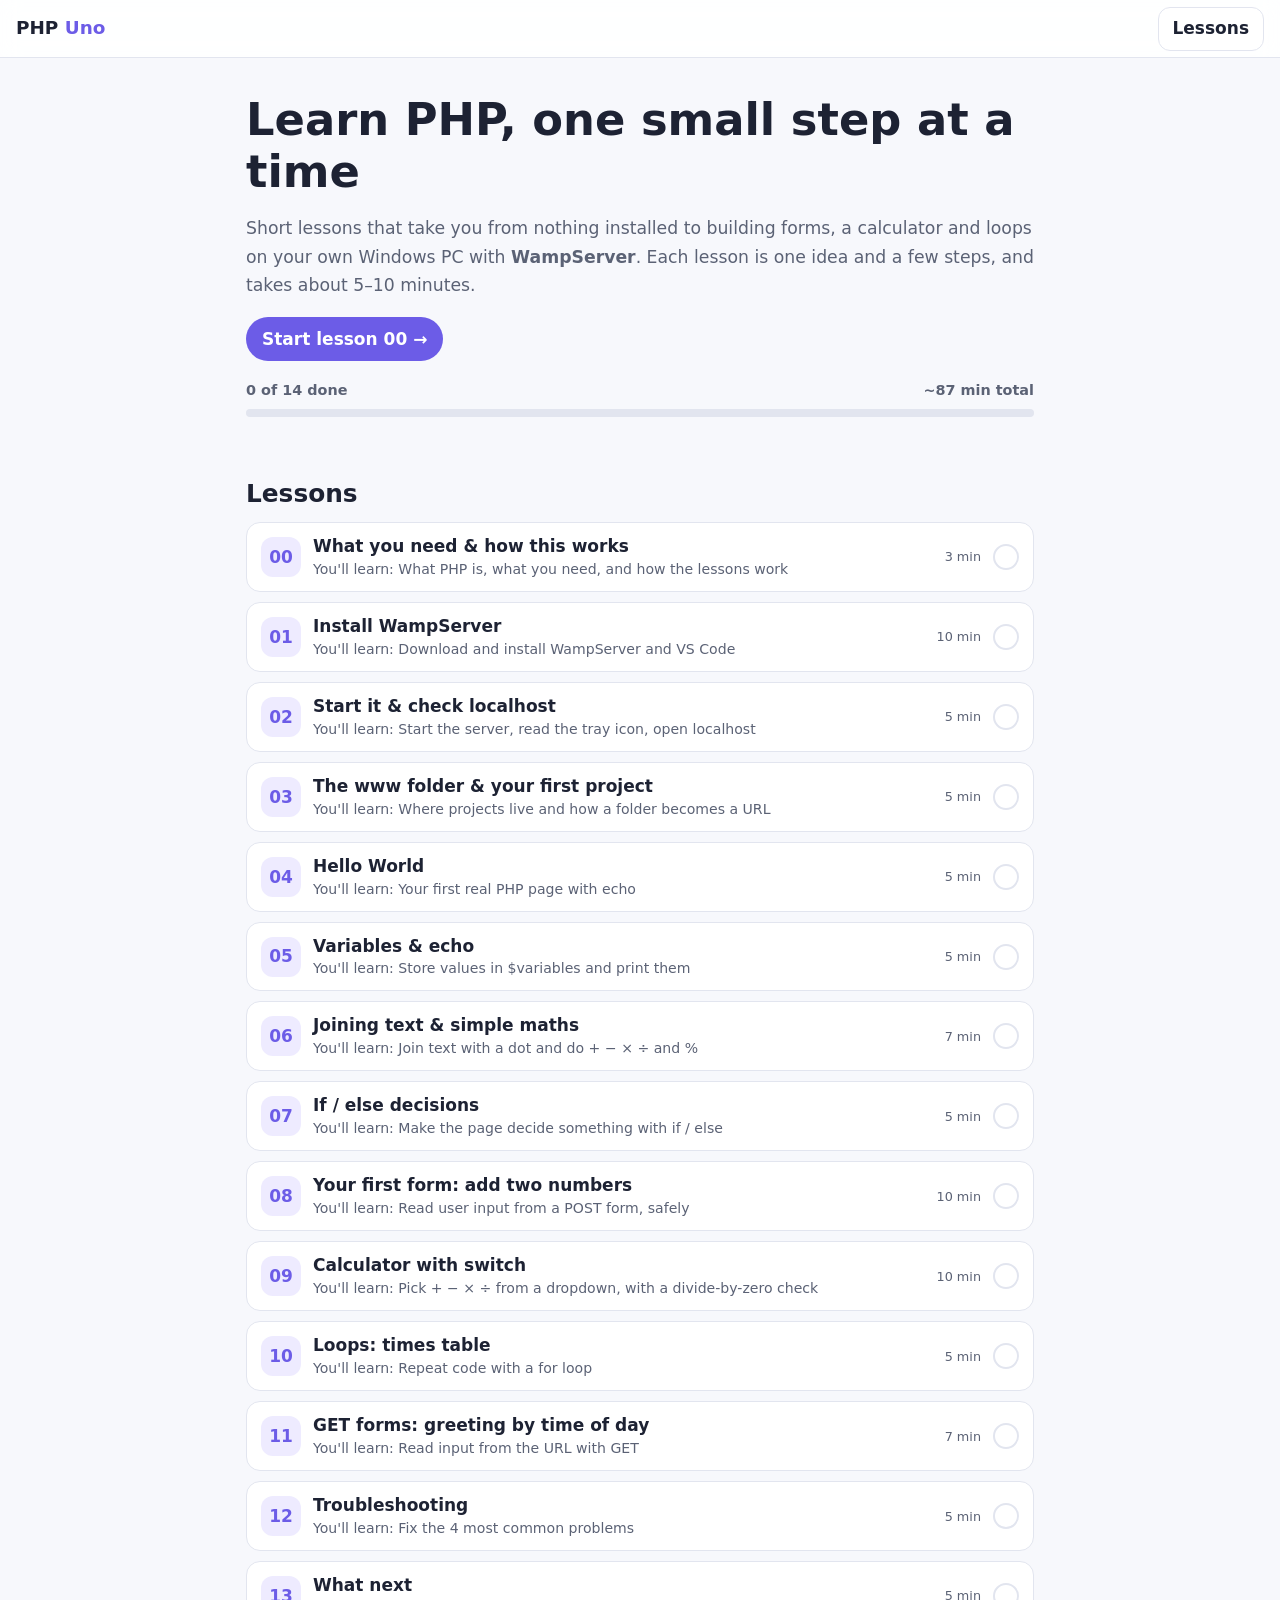
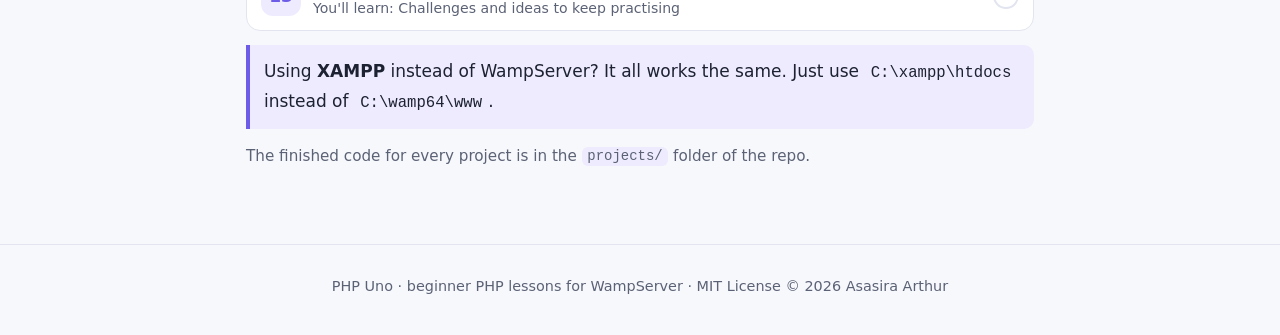
<file: index.html>
<!DOCTYPE html>
<html lang="en">
<head>
  <meta charset="UTF-8">
  <meta name="viewport" content="width=device-width, initial-scale=1.0">
  <meta name="description" content="Step-by-step beginner lessons for running your first PHP projects on Windows with WampServer.">
  <meta name="color-scheme" content="light dark">
  <title>PHP Uno · Learn PHP step by step with WampServer</title>
  <link rel="stylesheet" href="assets/style.css">
</head>
<body>
  <header class="site-header">
    <a class="brand" href="index.html">PHP <span>Uno</span></a>
    <a class="header-link" href="#lessons">Lessons</a>
  </header>

  <main>
    <div class="hero">
      <h1>Learn PHP, one small step at a time</h1>
      <p>Short lessons that take you from nothing installed to building forms, a calculator and loops on your own Windows PC with <strong>WampServer</strong>. Each lesson is one idea and a few steps, and takes about 5–10 minutes.</p>
      <div class="pill-row">
        <a class="pill" href="lessons/00-start.html">Start lesson 00 →</a>
        <a class="pill ghost" id="continue" href="#lessons" hidden>Continue</a>
      </div>
      <div class="progress-wrap">
        <div class="progress-label"><span id="done-count">0 of 14 done</span><span>~87 min total</span></div>
        <div class="progress"><div id="overall-bar" style="width:0%"></div></div>
      </div>
    </div>

    <section id="lessons">
      <h2>Lessons</h2>
      <ol class="lesson-list">
        <li>
          <a class="lesson-card" href="lessons/00-start.html" data-lesson="00-start">
            <span class="num">00</span>
            <span class="lc-body"><strong>What you need &amp; how this works</strong><small>You'll learn: What PHP is, what you need, and how the lessons work</small></span>
            <span class="lc-time">3 min</span>
            <span class="check" aria-hidden="true">✓</span>
          </a>
        </li>
        <li>
          <a class="lesson-card" href="lessons/01-install.html" data-lesson="01-install">
            <span class="num">01</span>
            <span class="lc-body"><strong>Install WampServer</strong><small>You'll learn: Download and install WampServer and VS Code</small></span>
            <span class="lc-time">10 min</span>
            <span class="check" aria-hidden="true">✓</span>
          </a>
        </li>
        <li>
          <a class="lesson-card" href="lessons/02-start-wamp.html" data-lesson="02-start-wamp">
            <span class="num">02</span>
            <span class="lc-body"><strong>Start it &amp; check localhost</strong><small>You'll learn: Start the server, read the tray icon, open localhost</small></span>
            <span class="lc-time">5 min</span>
            <span class="check" aria-hidden="true">✓</span>
          </a>
        </li>
        <li>
          <a class="lesson-card" href="lessons/03-www-folder.html" data-lesson="03-www-folder">
            <span class="num">03</span>
            <span class="lc-body"><strong>The www folder &amp; your first project</strong><small>You'll learn: Where projects live and how a folder becomes a URL</small></span>
            <span class="lc-time">5 min</span>
            <span class="check" aria-hidden="true">✓</span>
          </a>
        </li>
        <li>
          <a class="lesson-card" href="lessons/04-hello-world.html" data-lesson="04-hello-world">
            <span class="num">04</span>
            <span class="lc-body"><strong>Hello World</strong><small>You'll learn: Your first real PHP page with echo</small></span>
            <span class="lc-time">5 min</span>
            <span class="check" aria-hidden="true">✓</span>
          </a>
        </li>
        <li>
          <a class="lesson-card" href="lessons/05-variables.html" data-lesson="05-variables">
            <span class="num">05</span>
            <span class="lc-body"><strong>Variables &amp; echo</strong><small>You'll learn: Store values in $variables and print them</small></span>
            <span class="lc-time">5 min</span>
            <span class="check" aria-hidden="true">✓</span>
          </a>
        </li>
        <li>
          <a class="lesson-card" href="lessons/06-text-and-maths.html" data-lesson="06-text-and-maths">
            <span class="num">06</span>
            <span class="lc-body"><strong>Joining text &amp; simple maths</strong><small>You'll learn: Join text with a dot and do + − × ÷ and %</small></span>
            <span class="lc-time">7 min</span>
            <span class="check" aria-hidden="true">✓</span>
          </a>
        </li>
        <li>
          <a class="lesson-card" href="lessons/07-even-odd.html" data-lesson="07-even-odd">
            <span class="num">07</span>
            <span class="lc-body"><strong>If / else decisions</strong><small>You'll learn: Make the page decide something with if / else</small></span>
            <span class="lc-time">5 min</span>
            <span class="check" aria-hidden="true">✓</span>
          </a>
        </li>
        <li>
          <a class="lesson-card" href="lessons/08-addition.html" data-lesson="08-addition">
            <span class="num">08</span>
            <span class="lc-body"><strong>Your first form: add two numbers</strong><small>You'll learn: Read user input from a POST form, safely</small></span>
            <span class="lc-time">10 min</span>
            <span class="check" aria-hidden="true">✓</span>
          </a>
        </li>
        <li>
          <a class="lesson-card" href="lessons/09-calculator.html" data-lesson="09-calculator">
            <span class="num">09</span>
            <span class="lc-body"><strong>Calculator with switch</strong><small>You'll learn: Pick + − × ÷ from a dropdown, with a divide-by-zero check</small></span>
            <span class="lc-time">10 min</span>
            <span class="check" aria-hidden="true">✓</span>
          </a>
        </li>
        <li>
          <a class="lesson-card" href="lessons/10-times-table.html" data-lesson="10-times-table">
            <span class="num">10</span>
            <span class="lc-body"><strong>Loops: times table</strong><small>You'll learn: Repeat code with a for loop</small></span>
            <span class="lc-time">5 min</span>
            <span class="check" aria-hidden="true">✓</span>
          </a>
        </li>
        <li>
          <a class="lesson-card" href="lessons/11-greeting.html" data-lesson="11-greeting">
            <span class="num">11</span>
            <span class="lc-body"><strong>GET forms: greeting by time of day</strong><small>You'll learn: Read input from the URL with GET</small></span>
            <span class="lc-time">7 min</span>
            <span class="check" aria-hidden="true">✓</span>
          </a>
        </li>
        <li>
          <a class="lesson-card" href="lessons/12-troubleshooting.html" data-lesson="12-troubleshooting">
            <span class="num">12</span>
            <span class="lc-body"><strong>Troubleshooting</strong><small>You'll learn: Fix the 4 most common problems</small></span>
            <span class="lc-time">5 min</span>
            <span class="check" aria-hidden="true">✓</span>
          </a>
        </li>
        <li>
          <a class="lesson-card" href="lessons/13-what-next.html" data-lesson="13-what-next">
            <span class="num">13</span>
            <span class="lc-body"><strong>What next</strong><small>You'll learn: Challenges and ideas to keep practising</small></span>
            <span class="lc-time">5 min</span>
            <span class="check" aria-hidden="true">✓</span>
          </a>
        </li>
      </ol>
      <p class="note">Using <strong>XAMPP</strong> instead of WampServer? It all works the same. Just use <code>C:\xampp\htdocs</code> instead of <code>C:\wamp64\www</code>.</p>
      <p class="muted">The finished code for every project is in the <code>projects/</code> folder of the repo.</p>
    </section>
  </main>

  <footer>
    PHP Uno · beginner PHP lessons for WampServer · MIT License © 2026 Asasira Arthur
  </footer>
  <script src="assets/app.js"></script>
</body>
</html>
</file>
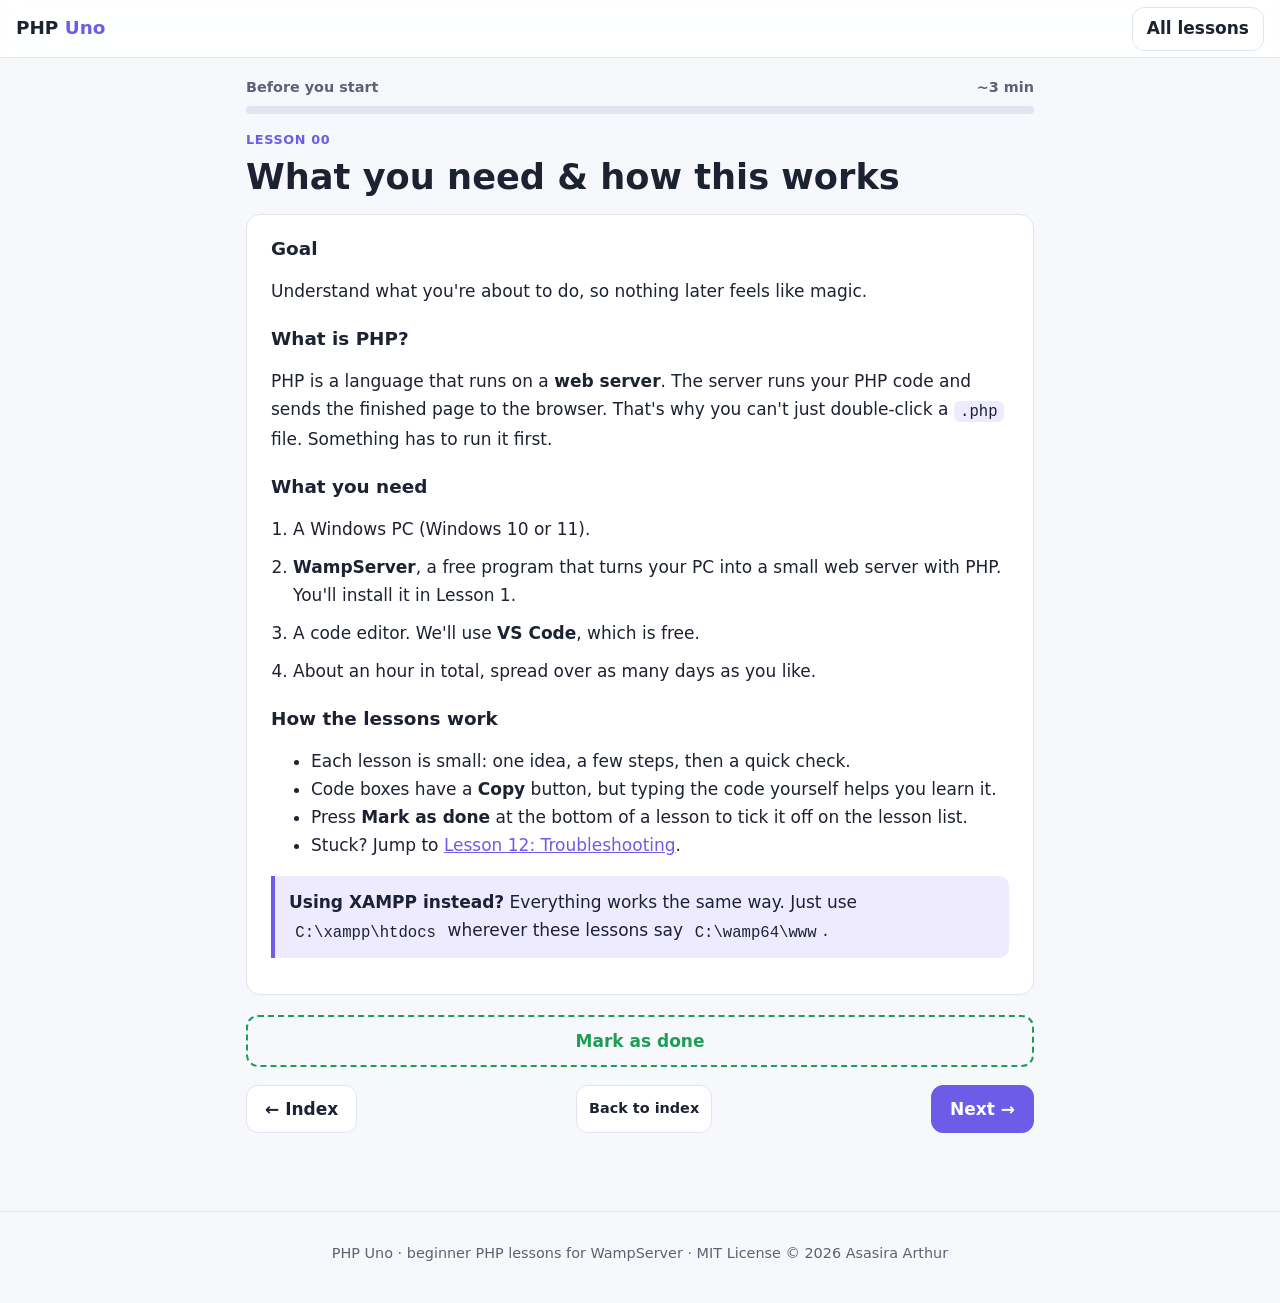
<file: lessons/00-start.html>
<!DOCTYPE html>
<html lang="en">
<head>
  <meta charset="UTF-8">
  <meta name="viewport" content="width=device-width, initial-scale=1.0">
  <meta name="color-scheme" content="light dark">
  <title>00 · What you need &amp; how this works · PHP Uno</title>
  <link rel="stylesheet" href="../assets/style.css">
</head>
<body>
  <header class="site-header">
    <a class="brand" href="../index.html">PHP <span>Uno</span></a>
    <a class="header-link" href="../index.html#lessons">All lessons</a>
  </header>

  <main class="lesson" data-lesson="00-start">
    <div class="progress-wrap">
      <div class="progress-label"><span>Before you start</span><span>~3 min</span></div>
      <div class="progress" role="progressbar" aria-valuemin="0" aria-valuemax="100" aria-valuenow="0"><div style="width:0%"></div></div>
    </div>
    <span class="tag">Lesson 00</span>
    <h1>What you need &amp; how this works</h1>
    <article class="card">

      <h2>Goal</h2>
      <p>Understand what you're about to do, so nothing later feels like magic.</p>
      <h2>What is PHP?</h2>
      <p>PHP is a language that runs on a <strong>web server</strong>. The server runs your PHP code and sends the finished page to the browser. That's why you can't just double-click a <code>.php</code> file. Something has to run it first.</p>
      <h2>What you need</h2>
      <ol class="steps">
        <li>A Windows PC (Windows 10 or 11).</li>
        <li><strong>WampServer</strong>, a free program that turns your PC into a small web server with PHP. You'll install it in Lesson 1.</li>
        <li>A code editor. We'll use <strong>VS Code</strong>, which is free.</li>
        <li>About an hour in total, spread over as many days as you like.</li>
      </ol>
      <h2>How the lessons work</h2>
      <ul>
        <li>Each lesson is small: one idea, a few steps, then a quick check.</li>
        <li>Code boxes have a <strong>Copy</strong> button, but typing the code yourself helps you learn it.</li>
        <li>Press <strong>Mark as done</strong> at the bottom of a lesson to tick it off on the lesson list.</li>
        <li>Stuck? Jump to <a href="12-troubleshooting.html">Lesson 12: Troubleshooting</a>.</li>
      </ul>
      <p class="note"><strong>Using XAMPP instead?</strong> Everything works the same way. Just use <code>C:\xampp\htdocs</code> wherever these lessons say <code>C:\wamp64\www</code>.</p>

    </article>
    <button class="done-btn" type="button">Mark as done</button>
    <nav class="pager" aria-label="Lesson navigation">
      <a class="btn ghost" href="../index.html">← Index</a>
      <a class="btn ghost small" href="../index.html#lessons">Back to index</a>
      <a class="btn" href="01-install.html">Next →</a>
    </nav>
  </main>

  <footer>
    PHP Uno · beginner PHP lessons for WampServer · MIT License © 2026 Asasira Arthur
  </footer>
  <script src="../assets/app.js"></script>
</body>
</html>
</file>
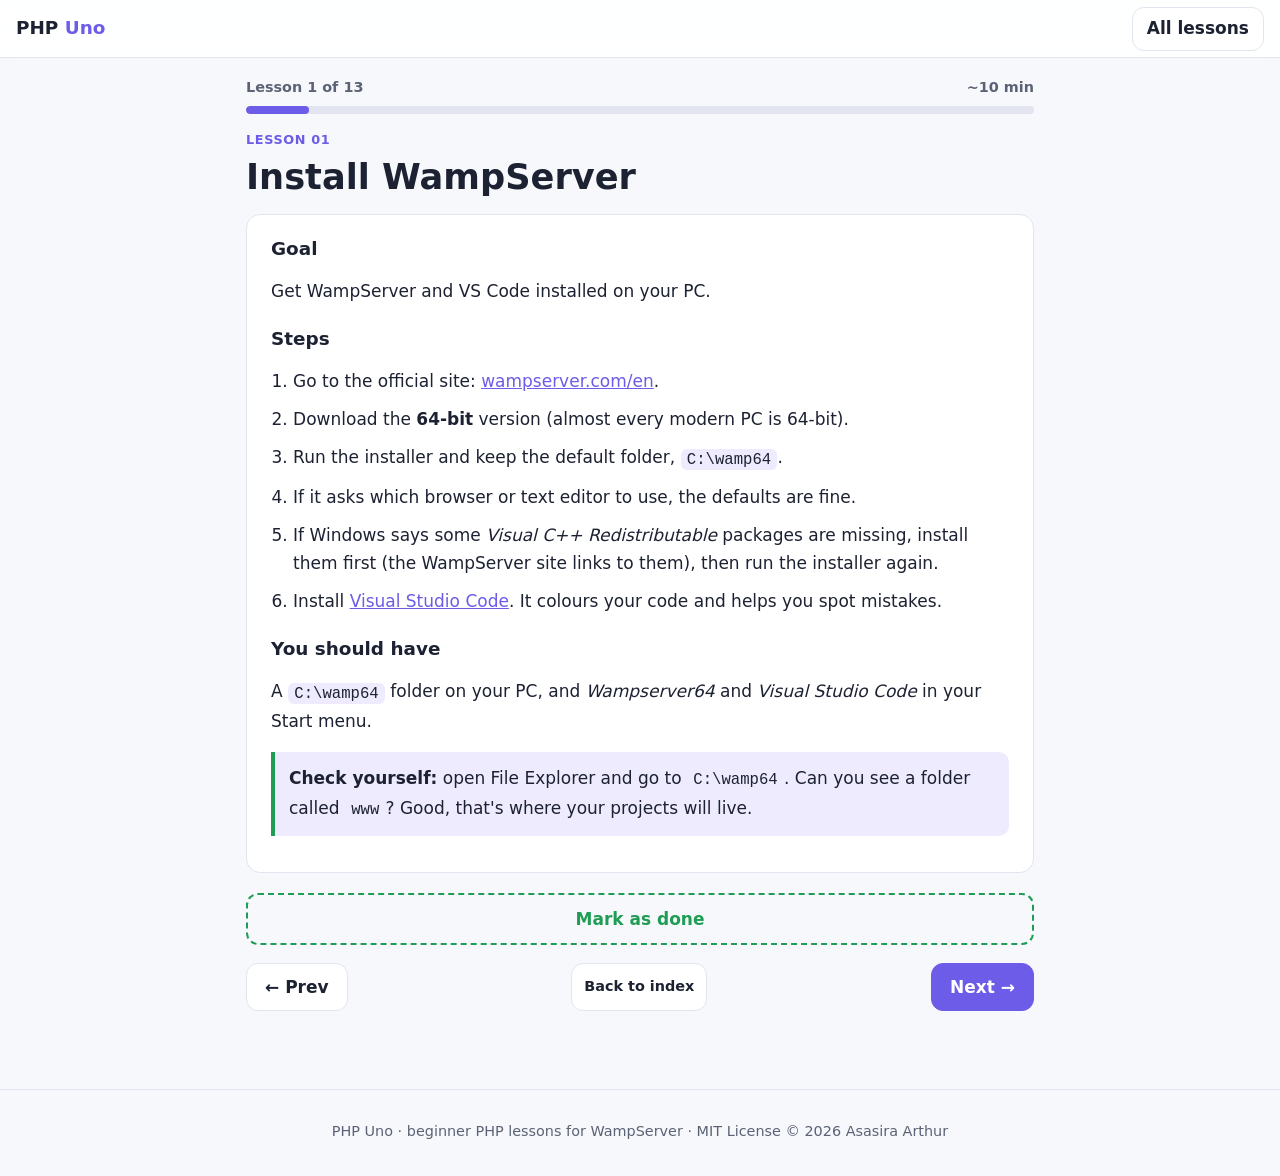
<file: lessons/01-install.html>
<!DOCTYPE html>
<html lang="en">
<head>
  <meta charset="UTF-8">
  <meta name="viewport" content="width=device-width, initial-scale=1.0">
  <meta name="color-scheme" content="light dark">
  <title>01 · Install WampServer · PHP Uno</title>
  <link rel="stylesheet" href="../assets/style.css">
</head>
<body>
  <header class="site-header">
    <a class="brand" href="../index.html">PHP <span>Uno</span></a>
    <a class="header-link" href="../index.html#lessons">All lessons</a>
  </header>

  <main class="lesson" data-lesson="01-install">
    <div class="progress-wrap">
      <div class="progress-label"><span>Lesson 1 of 13</span><span>~10 min</span></div>
      <div class="progress" role="progressbar" aria-valuemin="0" aria-valuemax="100" aria-valuenow="8"><div style="width:8%"></div></div>
    </div>
    <span class="tag">Lesson 01</span>
    <h1>Install WampServer</h1>
    <article class="card">

      <h2>Goal</h2>
      <p>Get WampServer and VS Code installed on your PC.</p>
      <h2>Steps</h2>
      <ol class="steps">
        <li>Go to the official site: <a href="https://www.wampserver.com/en/" target="_blank" rel="noopener">wampserver.com/en</a>.</li>
        <li>Download the <strong>64-bit</strong> version (almost every modern PC is 64-bit).</li>
        <li>Run the installer and keep the default folder, <code>C:\wamp64</code>.</li>
        <li>If it asks which browser or text editor to use, the defaults are fine.</li>
        <li>If Windows says some <em>Visual C++ Redistributable</em> packages are missing, install them first (the WampServer site links to them), then run the installer again.</li>
        <li>Install <a href="https://code.visualstudio.com/" target="_blank" rel="noopener">Visual Studio Code</a>. It colours your code and helps you spot mistakes.</li>
      </ol>
      <h2>You should have</h2>
      <p>A <code>C:\wamp64</code> folder on your PC, and <em>Wampserver64</em> and <em>Visual Studio Code</em> in your Start menu.</p>
      <p class="note challenge"><strong>Check yourself:</strong> open File Explorer and go to <code>C:\wamp64</code>. Can you see a folder called <code>www</code>? Good, that's where your projects will live.</p>

    </article>
    <button class="done-btn" type="button">Mark as done</button>
    <nav class="pager" aria-label="Lesson navigation">
      <a class="btn ghost" href="00-start.html">← Prev</a>
      <a class="btn ghost small" href="../index.html#lessons">Back to index</a>
      <a class="btn" href="02-start-wamp.html">Next →</a>
    </nav>
  </main>

  <footer>
    PHP Uno · beginner PHP lessons for WampServer · MIT License © 2026 Asasira Arthur
  </footer>
  <script src="../assets/app.js"></script>
</body>
</html>
</file>
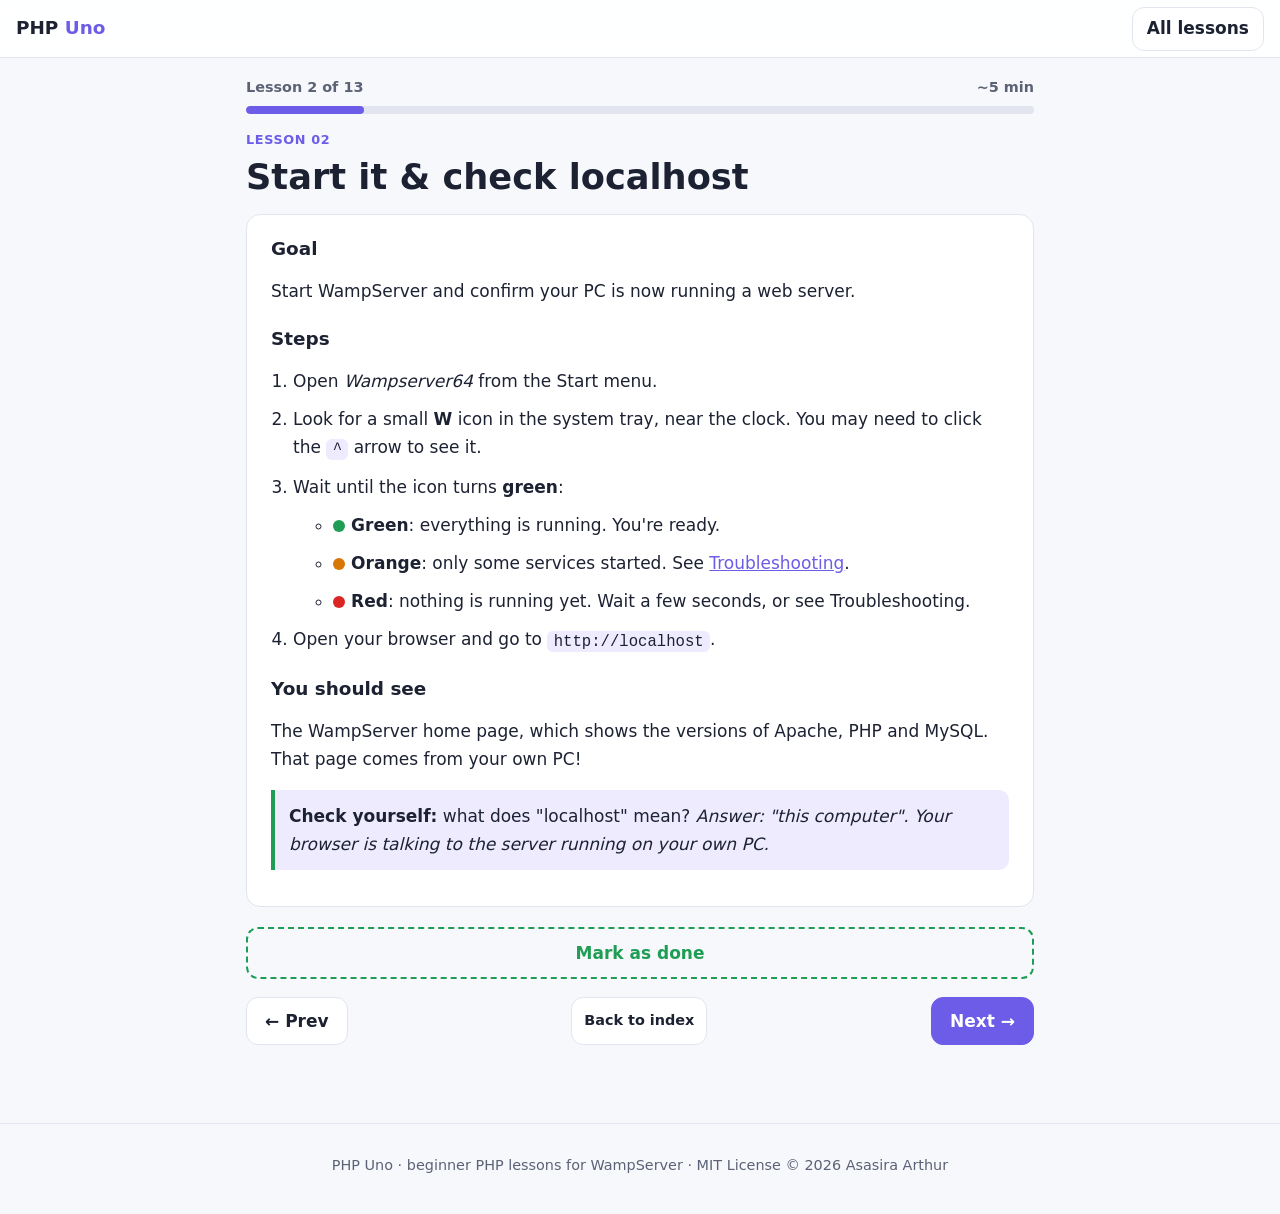
<file: lessons/02-start-wamp.html>
<!DOCTYPE html>
<html lang="en">
<head>
  <meta charset="UTF-8">
  <meta name="viewport" content="width=device-width, initial-scale=1.0">
  <meta name="color-scheme" content="light dark">
  <title>02 · Start it &amp; check localhost · PHP Uno</title>
  <link rel="stylesheet" href="../assets/style.css">
</head>
<body>
  <header class="site-header">
    <a class="brand" href="../index.html">PHP <span>Uno</span></a>
    <a class="header-link" href="../index.html#lessons">All lessons</a>
  </header>

  <main class="lesson" data-lesson="02-start-wamp">
    <div class="progress-wrap">
      <div class="progress-label"><span>Lesson 2 of 13</span><span>~5 min</span></div>
      <div class="progress" role="progressbar" aria-valuemin="0" aria-valuemax="100" aria-valuenow="15"><div style="width:15%"></div></div>
    </div>
    <span class="tag">Lesson 02</span>
    <h1>Start it &amp; check localhost</h1>
    <article class="card">

      <h2>Goal</h2>
      <p>Start WampServer and confirm your PC is now running a web server.</p>
      <h2>Steps</h2>
      <ol class="steps">
        <li>Open <em>Wampserver64</em> from the Start menu.</li>
        <li>Look for a small <strong>W</strong> icon in the system tray, near the clock. You may need to click the <code>^</code> arrow to see it.</li>
        <li>Wait until the icon turns <strong>green</strong>:
          <ul>
            <li><span class="dot green"></span><strong>Green</strong>: everything is running. You're ready.</li>
            <li><span class="dot orange"></span><strong>Orange</strong>: only some services started. See <a href="12-troubleshooting.html">Troubleshooting</a>.</li>
            <li><span class="dot red"></span><strong>Red</strong>: nothing is running yet. Wait a few seconds, or see Troubleshooting.</li>
          </ul>
        </li>
        <li>Open your browser and go to <code>http://localhost</code>.</li>
      </ol>
      <h2>You should see</h2>
      <p>The WampServer home page, which shows the versions of Apache, PHP and MySQL. That page comes from your own PC!</p>
      <p class="note challenge"><strong>Check yourself:</strong> what does "localhost" mean? <em>Answer: "this computer". Your browser is talking to the server running on your own PC.</em></p>

    </article>
    <button class="done-btn" type="button">Mark as done</button>
    <nav class="pager" aria-label="Lesson navigation">
      <a class="btn ghost" href="01-install.html">← Prev</a>
      <a class="btn ghost small" href="../index.html#lessons">Back to index</a>
      <a class="btn" href="03-www-folder.html">Next →</a>
    </nav>
  </main>

  <footer>
    PHP Uno · beginner PHP lessons for WampServer · MIT License © 2026 Asasira Arthur
  </footer>
  <script src="../assets/app.js"></script>
</body>
</html>
</file>
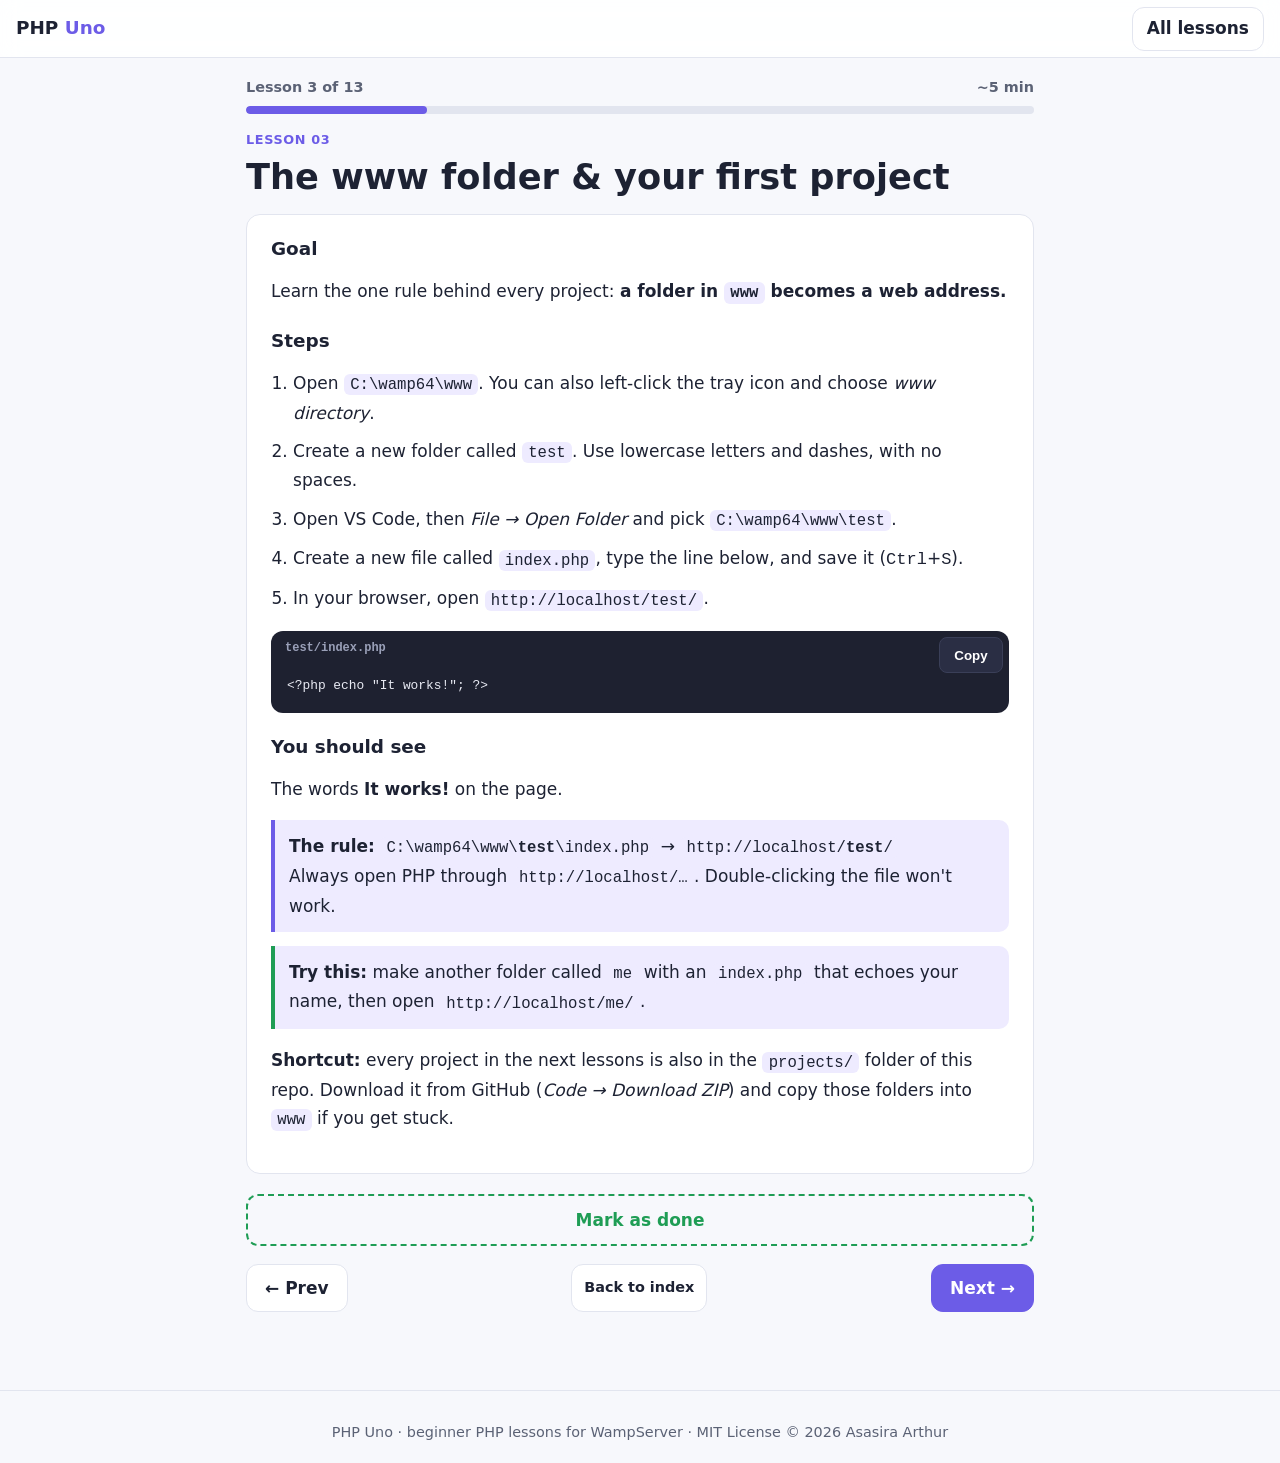
<file: lessons/03-www-folder.html>
<!DOCTYPE html>
<html lang="en">
<head>
  <meta charset="UTF-8">
  <meta name="viewport" content="width=device-width, initial-scale=1.0">
  <meta name="color-scheme" content="light dark">
  <title>03 · The www folder &amp; your first project · PHP Uno</title>
  <link rel="stylesheet" href="../assets/style.css">
</head>
<body>
  <header class="site-header">
    <a class="brand" href="../index.html">PHP <span>Uno</span></a>
    <a class="header-link" href="../index.html#lessons">All lessons</a>
  </header>

  <main class="lesson" data-lesson="03-www-folder">
    <div class="progress-wrap">
      <div class="progress-label"><span>Lesson 3 of 13</span><span>~5 min</span></div>
      <div class="progress" role="progressbar" aria-valuemin="0" aria-valuemax="100" aria-valuenow="23"><div style="width:23%"></div></div>
    </div>
    <span class="tag">Lesson 03</span>
    <h1>The www folder &amp; your first project</h1>
    <article class="card">

      <h2>Goal</h2>
      <p>Learn the one rule behind every project: <strong>a folder in <code>www</code> becomes a web address.</strong></p>
      <h2>Steps</h2>
      <ol class="steps">
        <li>Open <code>C:\wamp64\www</code>. You can also left-click the tray icon and choose <em>www directory</em>.</li>
        <li>Create a new folder called <code>test</code>. Use lowercase letters and dashes, with no spaces.</li>
        <li>Open VS Code, then <em>File → Open Folder</em> and pick <code>C:\wamp64\www\test</code>.</li>
        <li>Create a new file called <code>index.php</code>, type the line below, and save it (<kbd>Ctrl</kbd>+<kbd>S</kbd>).</li>
        <li>In your browser, open <code>http://localhost/test/</code>.</li>
      </ol>
      <div class="code-wrap"><span class="code-label">test/index.php</span><pre><code>&lt;?php echo "It works!"; ?&gt;</code></pre></div>
      <h2>You should see</h2>
      <p>The words <strong>It works!</strong> on the page.</p>
      <div class="note"><strong>The rule:</strong>
        <code>C:\wamp64\www\<b>test</b>\index.php</code> → <code>http://localhost/<b>test</b>/</code><br>
        Always open PHP through <code>http://localhost/…</code>. Double-clicking the file won't work.</div>
      <p class="note challenge"><strong>Try this:</strong> make another folder called <code>me</code> with an <code>index.php</code> that echoes your name, then open <code>http://localhost/me/</code>.</p>
      <p><strong>Shortcut:</strong> every project in the next lessons is also in the <code>projects/</code> folder of this repo. Download it from GitHub (<em>Code → Download ZIP</em>) and copy those folders into <code>www</code> if you get stuck.</p>

    </article>
    <button class="done-btn" type="button">Mark as done</button>
    <nav class="pager" aria-label="Lesson navigation">
      <a class="btn ghost" href="02-start-wamp.html">← Prev</a>
      <a class="btn ghost small" href="../index.html#lessons">Back to index</a>
      <a class="btn" href="04-hello-world.html">Next →</a>
    </nav>
  </main>

  <footer>
    PHP Uno · beginner PHP lessons for WampServer · MIT License © 2026 Asasira Arthur
  </footer>
  <script src="../assets/app.js"></script>
</body>
</html>
</file>
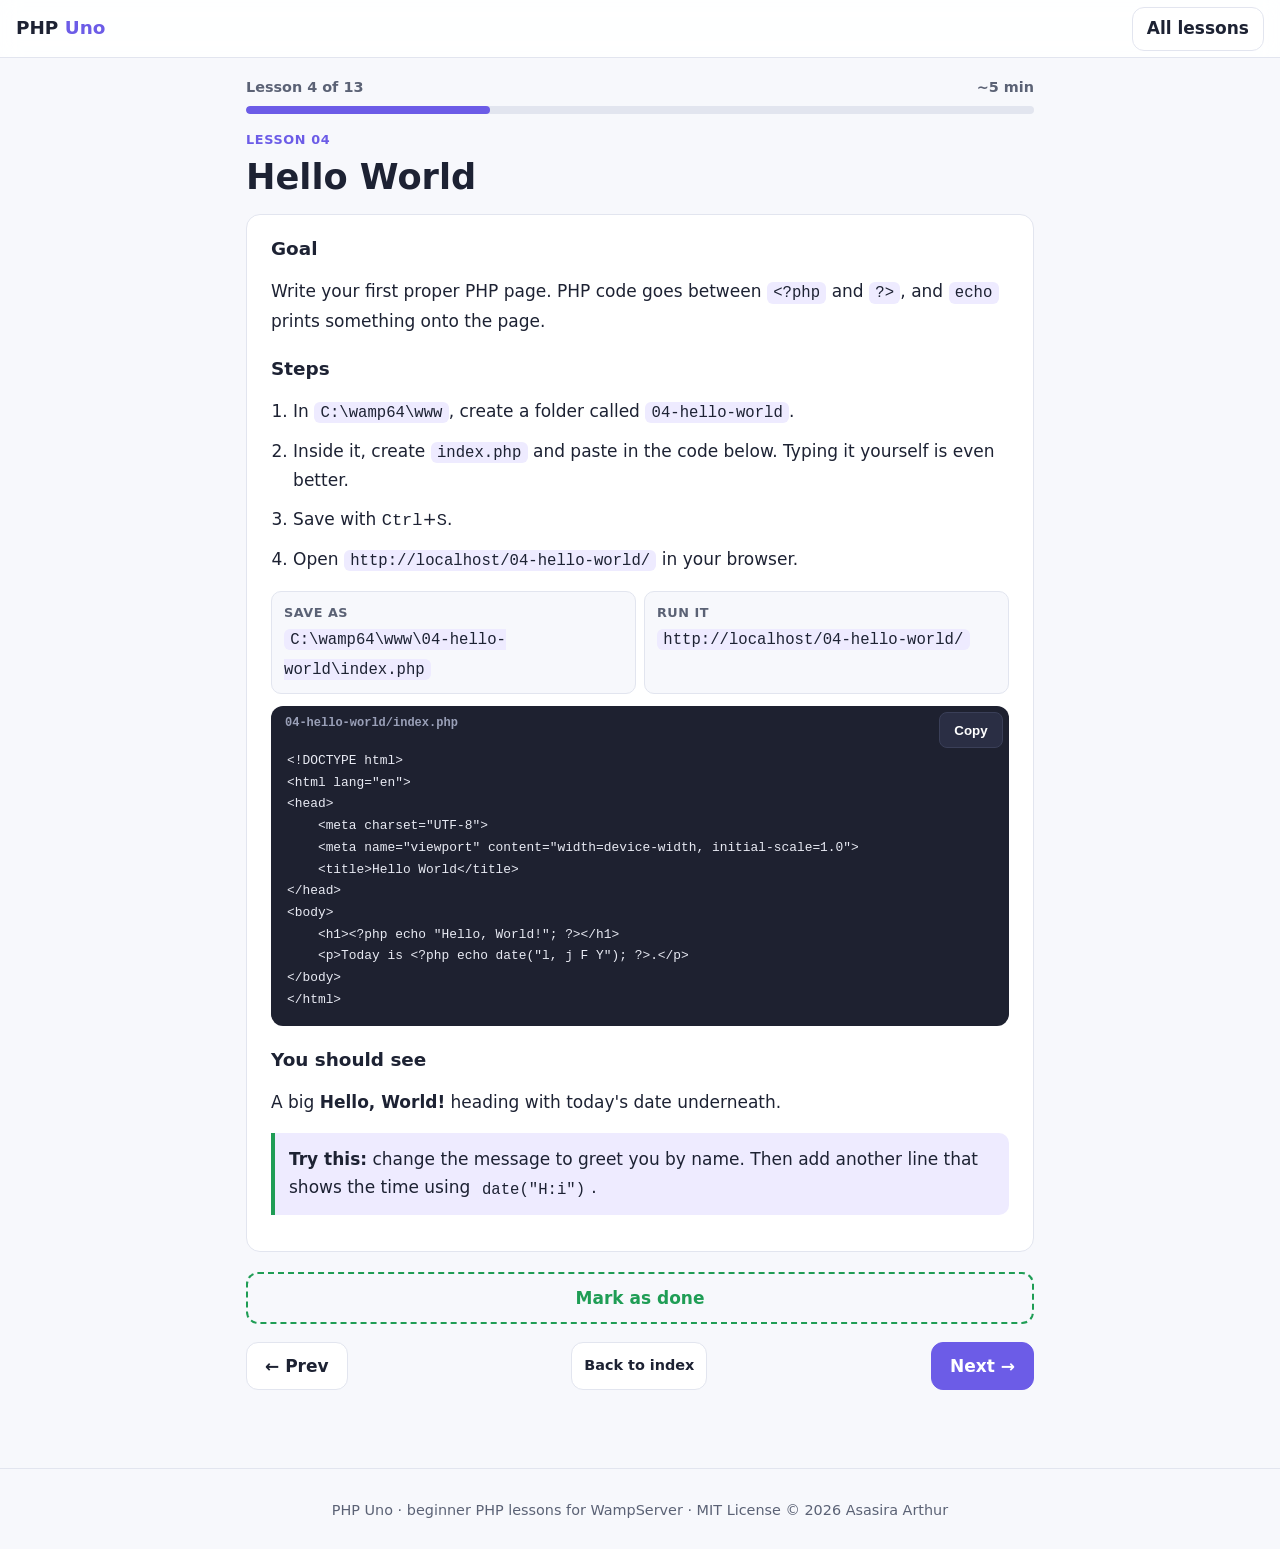
<file: lessons/04-hello-world.html>
<!DOCTYPE html>
<html lang="en">
<head>
  <meta charset="UTF-8">
  <meta name="viewport" content="width=device-width, initial-scale=1.0">
  <meta name="color-scheme" content="light dark">
  <title>04 · Hello World · PHP Uno</title>
  <link rel="stylesheet" href="../assets/style.css">
</head>
<body>
  <header class="site-header">
    <a class="brand" href="../index.html">PHP <span>Uno</span></a>
    <a class="header-link" href="../index.html#lessons">All lessons</a>
  </header>

  <main class="lesson" data-lesson="04-hello-world">
    <div class="progress-wrap">
      <div class="progress-label"><span>Lesson 4 of 13</span><span>~5 min</span></div>
      <div class="progress" role="progressbar" aria-valuemin="0" aria-valuemax="100" aria-valuenow="31"><div style="width:31%"></div></div>
    </div>
    <span class="tag">Lesson 04</span>
    <h1>Hello World</h1>
    <article class="card">

      <h2>Goal</h2>
      <p>Write your first proper PHP page. PHP code goes between <code>&lt;?php</code> and <code>?&gt;</code>, and <code>echo</code> prints something onto the page.</p>
      <h2>Steps</h2>
      <ol class="steps">
          <li>In <code>C:\wamp64\www</code>, create a folder called <code>04-hello-world</code>.</li>
          <li>Inside it, create <code>index.php</code> and paste in the code below. Typing it yourself is even better.</li>
          <li>Save with <kbd>Ctrl</kbd>+<kbd>S</kbd>.</li>
          <li>Open <code>http://localhost/04-hello-world/</code> in your browser.</li>
        </ol><div class="meta">
          <div><b>Save as</b><code>C:\wamp64\www\04-hello-world\index.php</code></div>
          <div><b>Run it</b><code>http://localhost/04-hello-world/</code></div>
        </div><div class="code-wrap"><span class="code-label">04-hello-world/index.php</span><pre><code>&lt;!DOCTYPE html&gt;
&lt;html lang="en"&gt;
&lt;head&gt;
    &lt;meta charset="UTF-8"&gt;
    &lt;meta name="viewport" content="width=device-width, initial-scale=1.0"&gt;
    &lt;title&gt;Hello World&lt;/title&gt;
&lt;/head&gt;
&lt;body&gt;
    &lt;h1&gt;&lt;?php echo "Hello, World!"; ?&gt;&lt;/h1&gt;
    &lt;p&gt;Today is &lt;?php echo date("l, j F Y"); ?&gt;.&lt;/p&gt;
&lt;/body&gt;
&lt;/html&gt;</code></pre></div>
      <h2>You should see</h2>
      <p>A big <strong>Hello, World!</strong> heading with today's date underneath.</p>
      <p class="note challenge"><strong>Try this:</strong> change the message to greet you by name. Then add another line that shows the time using <code>date("H:i")</code>.</p>

    </article>
    <button class="done-btn" type="button">Mark as done</button>
    <nav class="pager" aria-label="Lesson navigation">
      <a class="btn ghost" href="03-www-folder.html">← Prev</a>
      <a class="btn ghost small" href="../index.html#lessons">Back to index</a>
      <a class="btn" href="05-variables.html">Next →</a>
    </nav>
  </main>

  <footer>
    PHP Uno · beginner PHP lessons for WampServer · MIT License © 2026 Asasira Arthur
  </footer>
  <script src="../assets/app.js"></script>
</body>
</html>
</file>
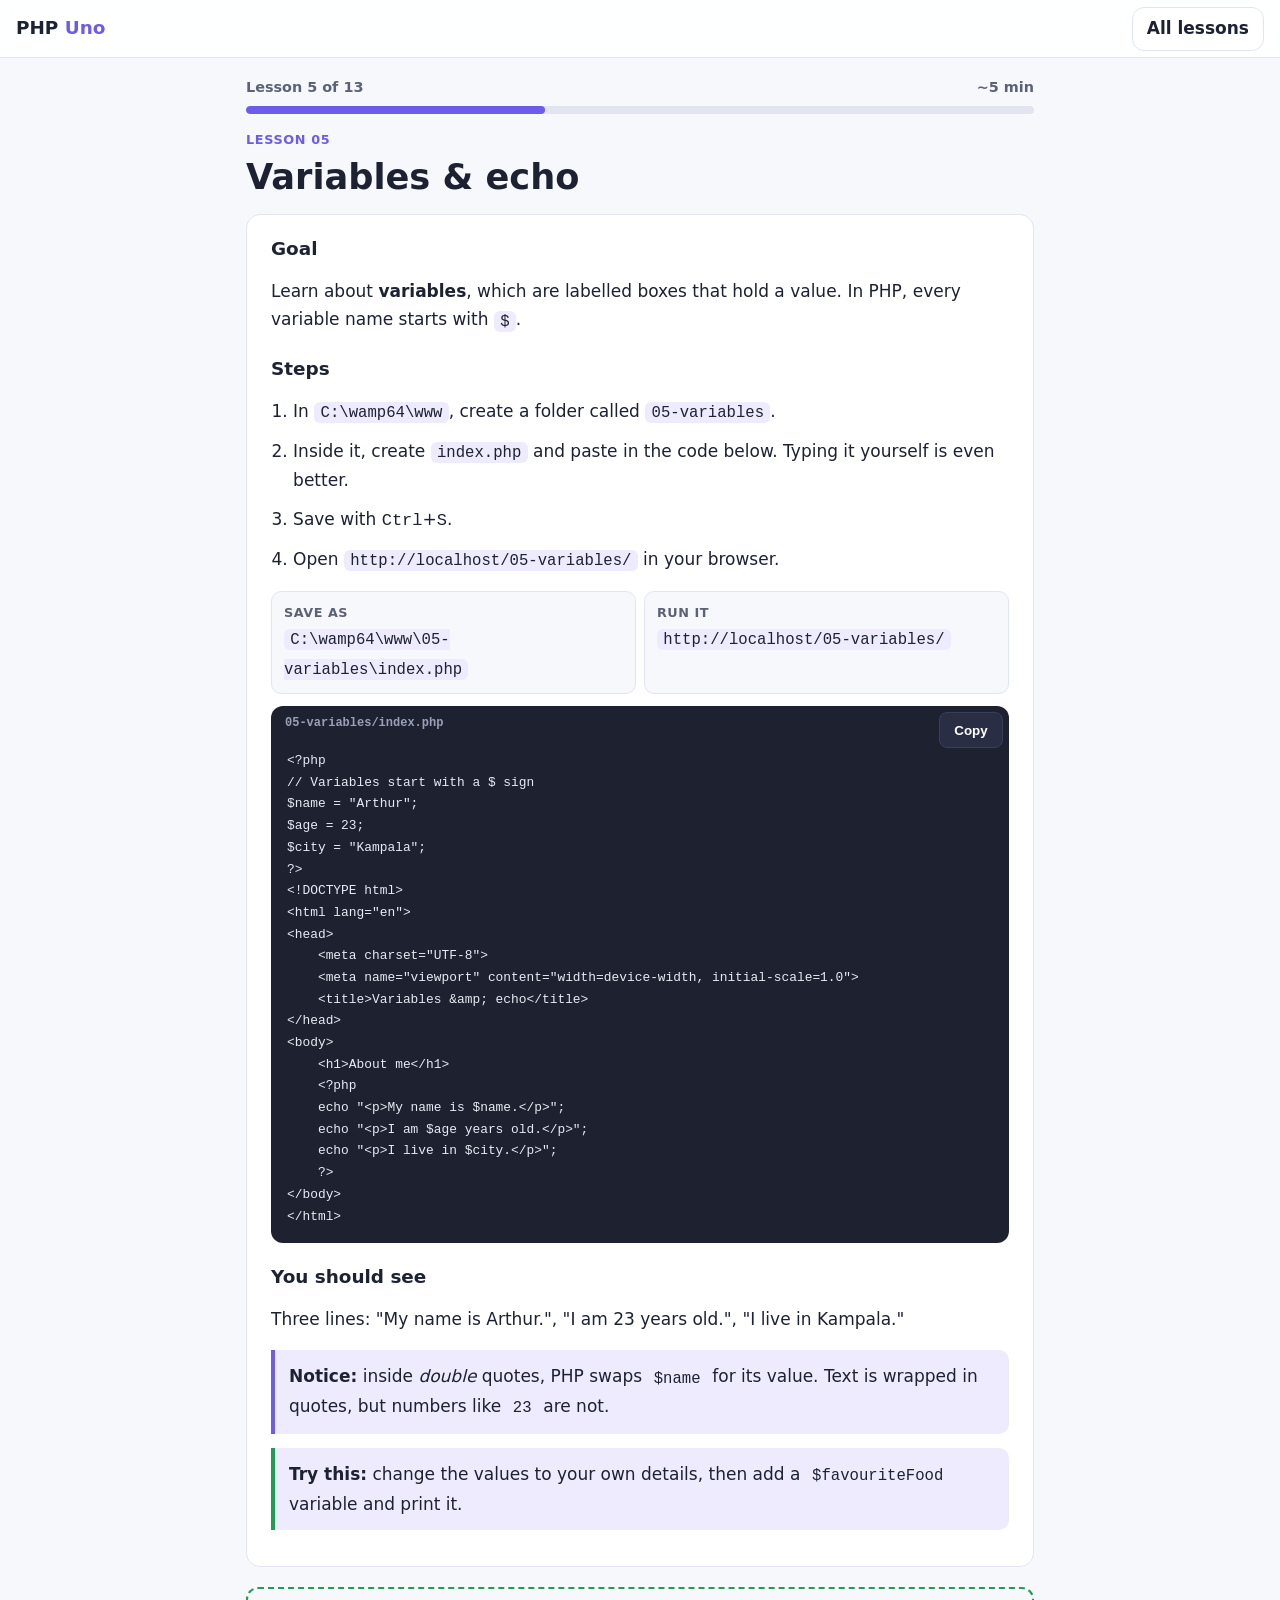
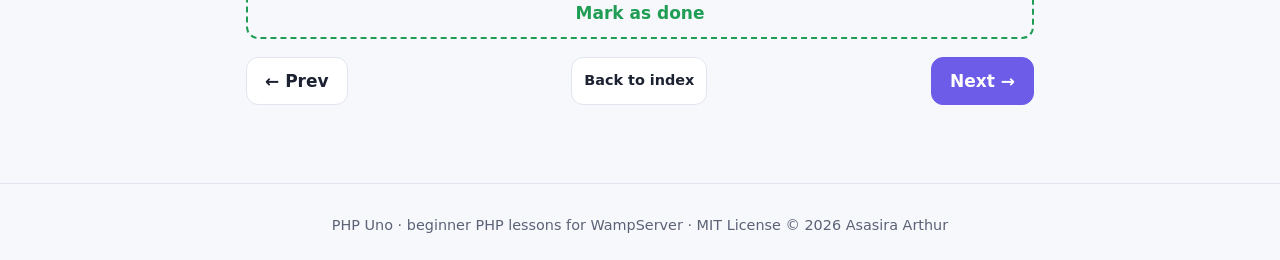
<file: lessons/05-variables.html>
<!DOCTYPE html>
<html lang="en">
<head>
  <meta charset="UTF-8">
  <meta name="viewport" content="width=device-width, initial-scale=1.0">
  <meta name="color-scheme" content="light dark">
  <title>05 · Variables &amp; echo · PHP Uno</title>
  <link rel="stylesheet" href="../assets/style.css">
</head>
<body>
  <header class="site-header">
    <a class="brand" href="../index.html">PHP <span>Uno</span></a>
    <a class="header-link" href="../index.html#lessons">All lessons</a>
  </header>

  <main class="lesson" data-lesson="05-variables">
    <div class="progress-wrap">
      <div class="progress-label"><span>Lesson 5 of 13</span><span>~5 min</span></div>
      <div class="progress" role="progressbar" aria-valuemin="0" aria-valuemax="100" aria-valuenow="38"><div style="width:38%"></div></div>
    </div>
    <span class="tag">Lesson 05</span>
    <h1>Variables &amp; echo</h1>
    <article class="card">

      <h2>Goal</h2>
      <p>Learn about <strong>variables</strong>, which are labelled boxes that hold a value. In PHP, every variable name starts with <code>$</code>.</p>
      <h2>Steps</h2>
      <ol class="steps">
          <li>In <code>C:\wamp64\www</code>, create a folder called <code>05-variables</code>.</li>
          <li>Inside it, create <code>index.php</code> and paste in the code below. Typing it yourself is even better.</li>
          <li>Save with <kbd>Ctrl</kbd>+<kbd>S</kbd>.</li>
          <li>Open <code>http://localhost/05-variables/</code> in your browser.</li>
        </ol><div class="meta">
          <div><b>Save as</b><code>C:\wamp64\www\05-variables\index.php</code></div>
          <div><b>Run it</b><code>http://localhost/05-variables/</code></div>
        </div><div class="code-wrap"><span class="code-label">05-variables/index.php</span><pre><code>&lt;?php
// Variables start with a $ sign
$name = "Arthur";
$age = 23;
$city = "Kampala";
?&gt;
&lt;!DOCTYPE html&gt;
&lt;html lang="en"&gt;
&lt;head&gt;
    &lt;meta charset="UTF-8"&gt;
    &lt;meta name="viewport" content="width=device-width, initial-scale=1.0"&gt;
    &lt;title&gt;Variables &amp;amp; echo&lt;/title&gt;
&lt;/head&gt;
&lt;body&gt;
    &lt;h1&gt;About me&lt;/h1&gt;
    &lt;?php
    echo "&lt;p&gt;My name is $name.&lt;/p&gt;";
    echo "&lt;p&gt;I am $age years old.&lt;/p&gt;";
    echo "&lt;p&gt;I live in $city.&lt;/p&gt;";
    ?&gt;
&lt;/body&gt;
&lt;/html&gt;</code></pre></div>
      <h2>You should see</h2>
      <p>Three lines: "My name is Arthur.", "I am 23 years old.", "I live in Kampala."</p>
      <div class="note"><strong>Notice:</strong> inside <em>double</em> quotes, PHP swaps <code>$name</code> for its value. Text is wrapped in quotes, but numbers like <code>23</code> are not.</div>
      <p class="note challenge"><strong>Try this:</strong> change the values to your own details, then add a <code>$favouriteFood</code> variable and print it.</p>

    </article>
    <button class="done-btn" type="button">Mark as done</button>
    <nav class="pager" aria-label="Lesson navigation">
      <a class="btn ghost" href="04-hello-world.html">← Prev</a>
      <a class="btn ghost small" href="../index.html#lessons">Back to index</a>
      <a class="btn" href="06-text-and-maths.html">Next →</a>
    </nav>
  </main>

  <footer>
    PHP Uno · beginner PHP lessons for WampServer · MIT License © 2026 Asasira Arthur
  </footer>
  <script src="../assets/app.js"></script>
</body>
</html>
</file>
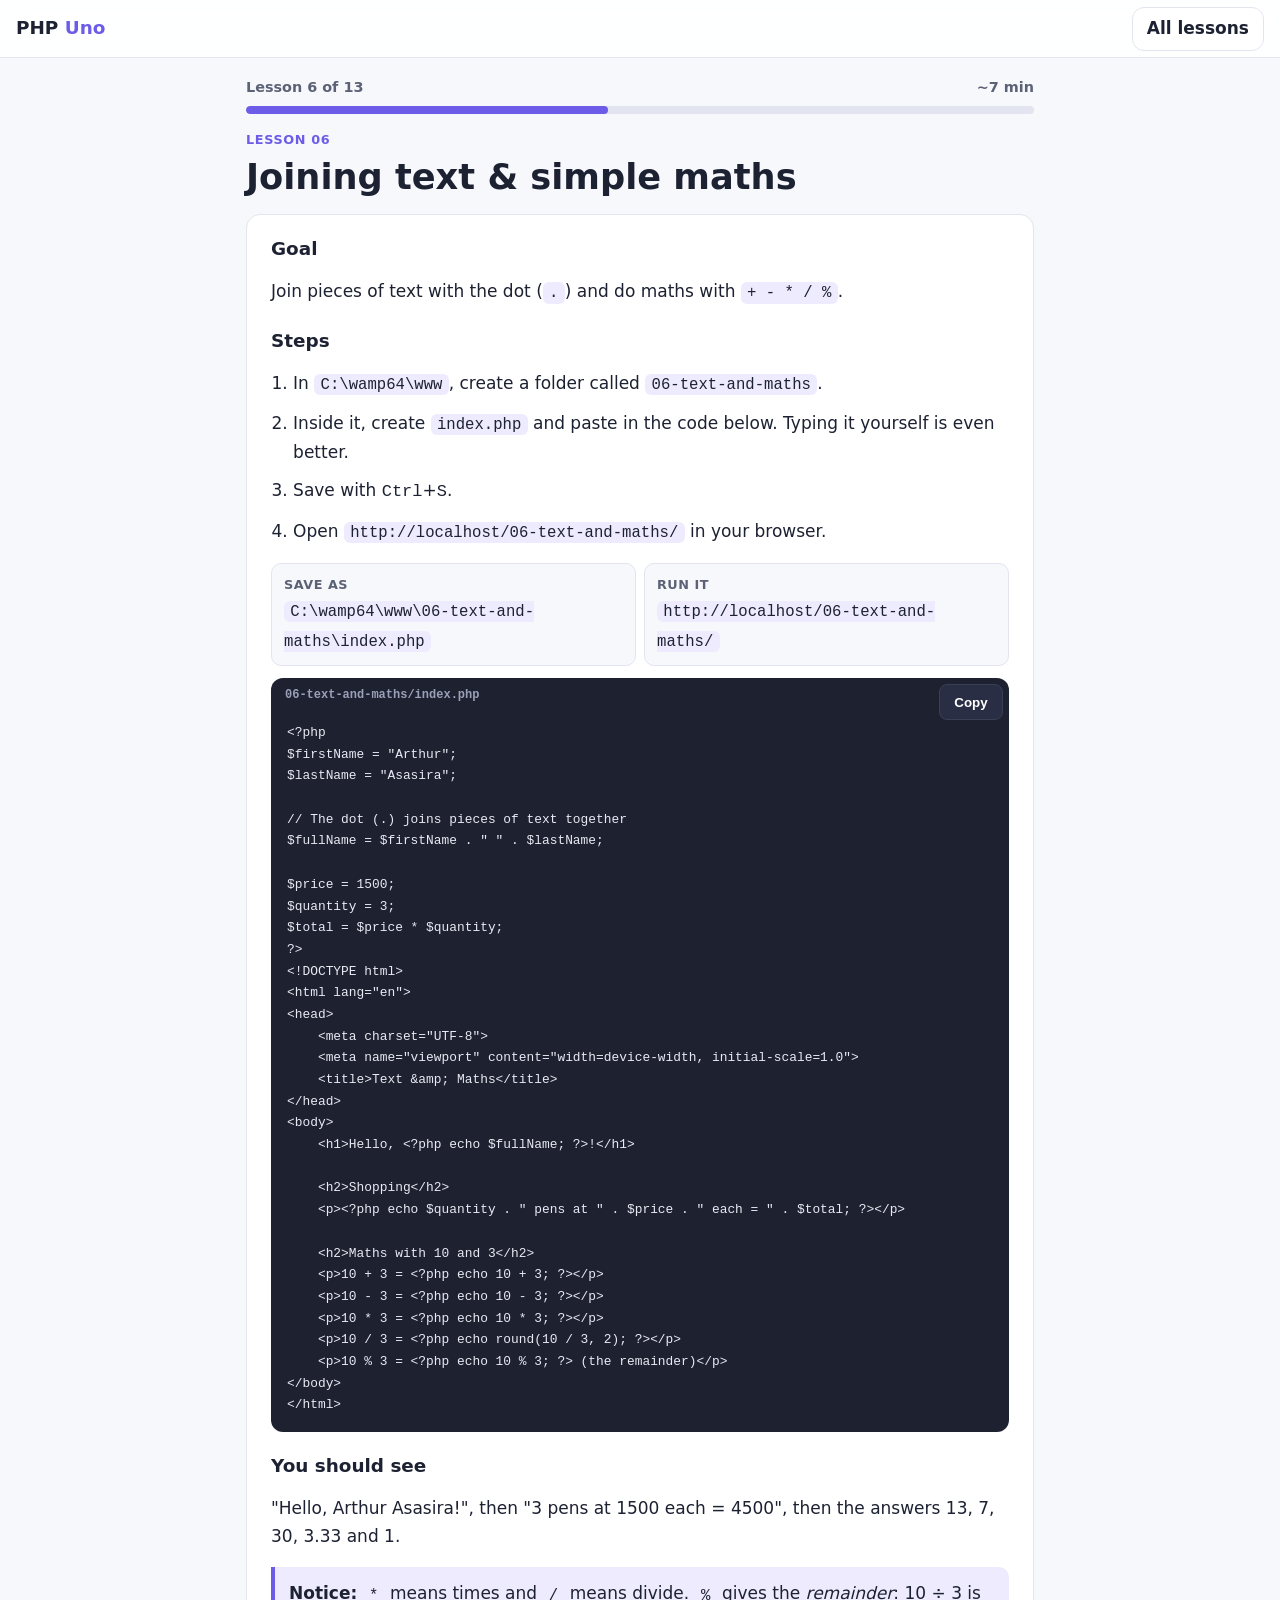
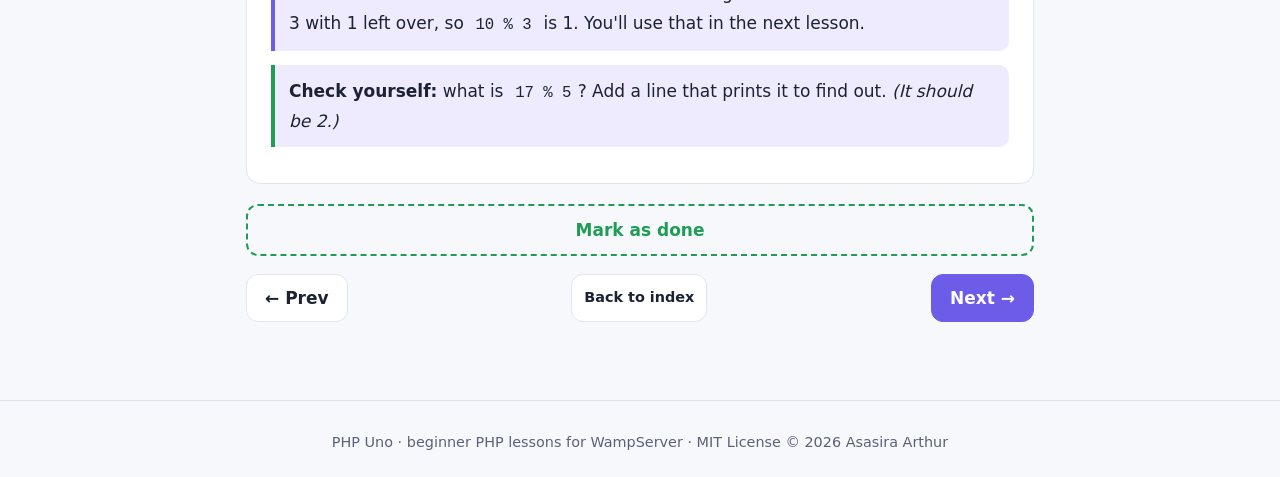
<file: lessons/06-text-and-maths.html>
<!DOCTYPE html>
<html lang="en">
<head>
  <meta charset="UTF-8">
  <meta name="viewport" content="width=device-width, initial-scale=1.0">
  <meta name="color-scheme" content="light dark">
  <title>06 · Joining text &amp; simple maths · PHP Uno</title>
  <link rel="stylesheet" href="../assets/style.css">
</head>
<body>
  <header class="site-header">
    <a class="brand" href="../index.html">PHP <span>Uno</span></a>
    <a class="header-link" href="../index.html#lessons">All lessons</a>
  </header>

  <main class="lesson" data-lesson="06-text-and-maths">
    <div class="progress-wrap">
      <div class="progress-label"><span>Lesson 6 of 13</span><span>~7 min</span></div>
      <div class="progress" role="progressbar" aria-valuemin="0" aria-valuemax="100" aria-valuenow="46"><div style="width:46%"></div></div>
    </div>
    <span class="tag">Lesson 06</span>
    <h1>Joining text &amp; simple maths</h1>
    <article class="card">

      <h2>Goal</h2>
      <p>Join pieces of text with the dot (<code>.</code>) and do maths with <code>+ - * / %</code>.</p>
      <h2>Steps</h2>
      <ol class="steps">
          <li>In <code>C:\wamp64\www</code>, create a folder called <code>06-text-and-maths</code>.</li>
          <li>Inside it, create <code>index.php</code> and paste in the code below. Typing it yourself is even better.</li>
          <li>Save with <kbd>Ctrl</kbd>+<kbd>S</kbd>.</li>
          <li>Open <code>http://localhost/06-text-and-maths/</code> in your browser.</li>
        </ol><div class="meta">
          <div><b>Save as</b><code>C:\wamp64\www\06-text-and-maths\index.php</code></div>
          <div><b>Run it</b><code>http://localhost/06-text-and-maths/</code></div>
        </div><div class="code-wrap"><span class="code-label">06-text-and-maths/index.php</span><pre><code>&lt;?php
$firstName = "Arthur";
$lastName = "Asasira";

// The dot (.) joins pieces of text together
$fullName = $firstName . " " . $lastName;

$price = 1500;
$quantity = 3;
$total = $price * $quantity;
?&gt;
&lt;!DOCTYPE html&gt;
&lt;html lang="en"&gt;
&lt;head&gt;
    &lt;meta charset="UTF-8"&gt;
    &lt;meta name="viewport" content="width=device-width, initial-scale=1.0"&gt;
    &lt;title&gt;Text &amp;amp; Maths&lt;/title&gt;
&lt;/head&gt;
&lt;body&gt;
    &lt;h1&gt;Hello, &lt;?php echo $fullName; ?&gt;!&lt;/h1&gt;

    &lt;h2&gt;Shopping&lt;/h2&gt;
    &lt;p&gt;&lt;?php echo $quantity . " pens at " . $price . " each = " . $total; ?&gt;&lt;/p&gt;

    &lt;h2&gt;Maths with 10 and 3&lt;/h2&gt;
    &lt;p&gt;10 + 3 = &lt;?php echo 10 + 3; ?&gt;&lt;/p&gt;
    &lt;p&gt;10 - 3 = &lt;?php echo 10 - 3; ?&gt;&lt;/p&gt;
    &lt;p&gt;10 * 3 = &lt;?php echo 10 * 3; ?&gt;&lt;/p&gt;
    &lt;p&gt;10 / 3 = &lt;?php echo round(10 / 3, 2); ?&gt;&lt;/p&gt;
    &lt;p&gt;10 % 3 = &lt;?php echo 10 % 3; ?&gt; (the remainder)&lt;/p&gt;
&lt;/body&gt;
&lt;/html&gt;</code></pre></div>
      <h2>You should see</h2>
      <p>"Hello, Arthur Asasira!", then "3 pens at 1500 each = 4500", then the answers 13, 7, 30, 3.33 and 1.</p>
      <div class="note"><strong>Notice:</strong> <code>*</code> means times and <code>/</code> means divide. <code>%</code> gives the <em>remainder</em>: 10 ÷ 3 is 3 with 1 left over, so <code>10 % 3</code> is 1. You'll use that in the next lesson.</div>
      <p class="note challenge"><strong>Check yourself:</strong> what is <code>17 % 5</code>? Add a line that prints it to find out. <em>(It should be 2.)</em></p>

    </article>
    <button class="done-btn" type="button">Mark as done</button>
    <nav class="pager" aria-label="Lesson navigation">
      <a class="btn ghost" href="05-variables.html">← Prev</a>
      <a class="btn ghost small" href="../index.html#lessons">Back to index</a>
      <a class="btn" href="07-even-odd.html">Next →</a>
    </nav>
  </main>

  <footer>
    PHP Uno · beginner PHP lessons for WampServer · MIT License © 2026 Asasira Arthur
  </footer>
  <script src="../assets/app.js"></script>
</body>
</html>
</file>
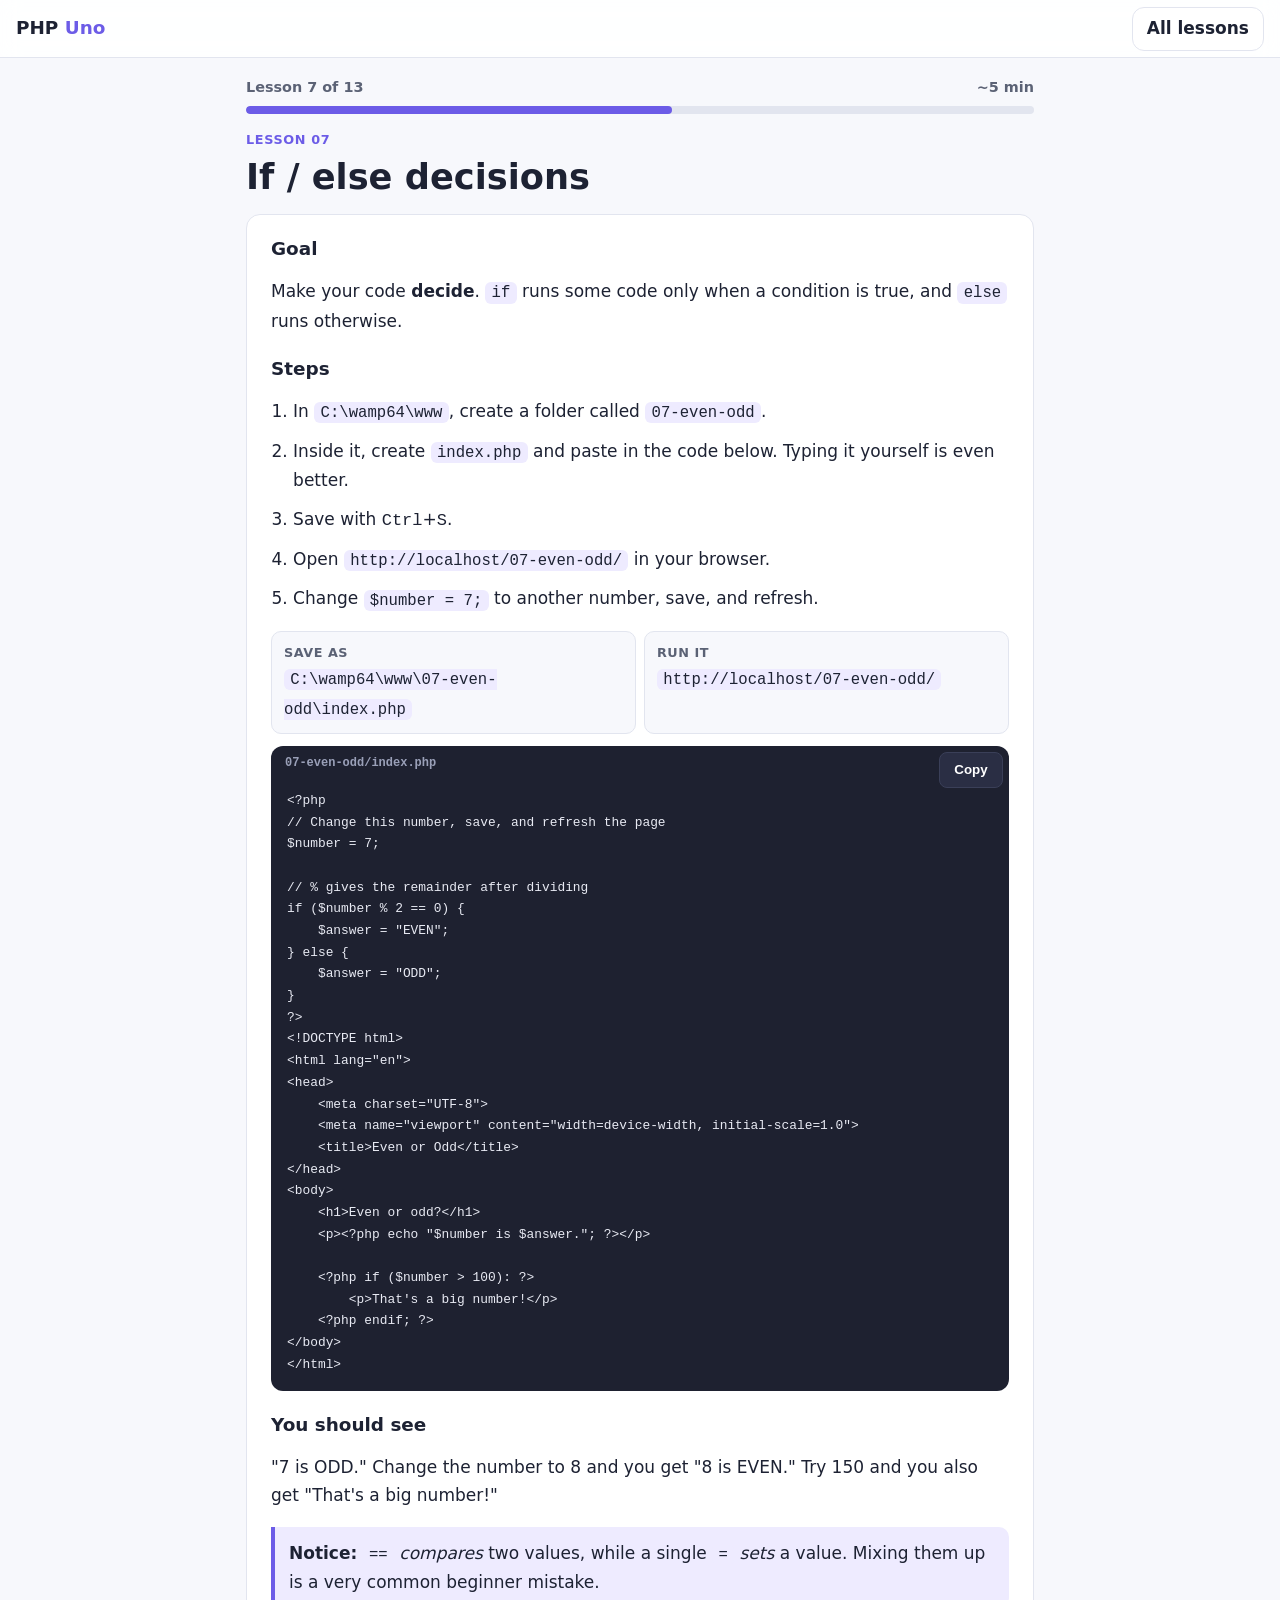
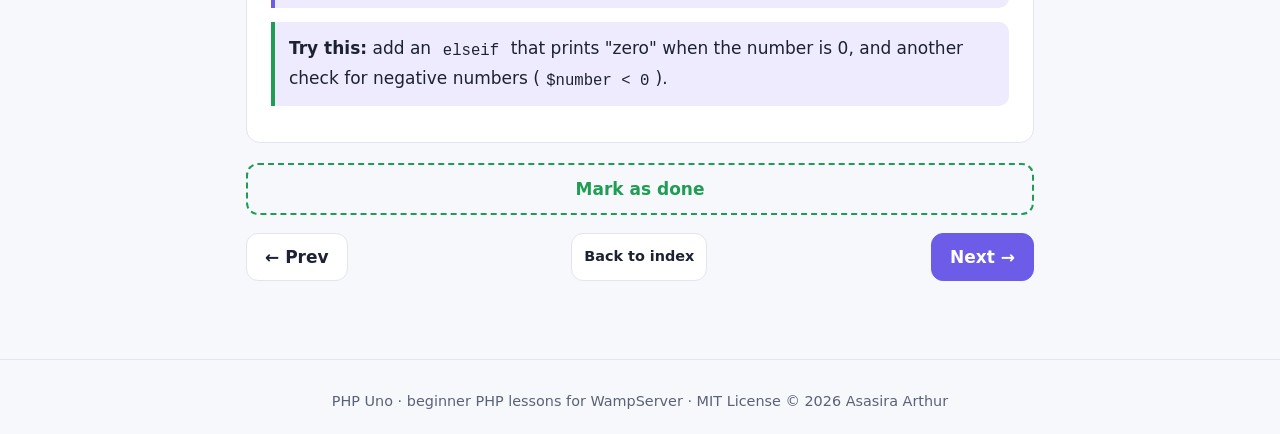
<file: lessons/07-even-odd.html>
<!DOCTYPE html>
<html lang="en">
<head>
  <meta charset="UTF-8">
  <meta name="viewport" content="width=device-width, initial-scale=1.0">
  <meta name="color-scheme" content="light dark">
  <title>07 · If / else decisions · PHP Uno</title>
  <link rel="stylesheet" href="../assets/style.css">
</head>
<body>
  <header class="site-header">
    <a class="brand" href="../index.html">PHP <span>Uno</span></a>
    <a class="header-link" href="../index.html#lessons">All lessons</a>
  </header>

  <main class="lesson" data-lesson="07-even-odd">
    <div class="progress-wrap">
      <div class="progress-label"><span>Lesson 7 of 13</span><span>~5 min</span></div>
      <div class="progress" role="progressbar" aria-valuemin="0" aria-valuemax="100" aria-valuenow="54"><div style="width:54%"></div></div>
    </div>
    <span class="tag">Lesson 07</span>
    <h1>If / else decisions</h1>
    <article class="card">

      <h2>Goal</h2>
      <p>Make your code <strong>decide</strong>. <code>if</code> runs some code only when a condition is true, and <code>else</code> runs otherwise.</p>
      <h2>Steps</h2>
      <ol class="steps">
          <li>In <code>C:\wamp64\www</code>, create a folder called <code>07-even-odd</code>.</li>
          <li>Inside it, create <code>index.php</code> and paste in the code below. Typing it yourself is even better.</li>
          <li>Save with <kbd>Ctrl</kbd>+<kbd>S</kbd>.</li>
          <li>Open <code>http://localhost/07-even-odd/</code> in your browser.</li>
          <li>Change <code>$number = 7;</code> to another number, save, and refresh.</li>
        </ol><div class="meta">
          <div><b>Save as</b><code>C:\wamp64\www\07-even-odd\index.php</code></div>
          <div><b>Run it</b><code>http://localhost/07-even-odd/</code></div>
        </div><div class="code-wrap"><span class="code-label">07-even-odd/index.php</span><pre><code>&lt;?php
// Change this number, save, and refresh the page
$number = 7;

// % gives the remainder after dividing
if ($number % 2 == 0) {
    $answer = "EVEN";
} else {
    $answer = "ODD";
}
?&gt;
&lt;!DOCTYPE html&gt;
&lt;html lang="en"&gt;
&lt;head&gt;
    &lt;meta charset="UTF-8"&gt;
    &lt;meta name="viewport" content="width=device-width, initial-scale=1.0"&gt;
    &lt;title&gt;Even or Odd&lt;/title&gt;
&lt;/head&gt;
&lt;body&gt;
    &lt;h1&gt;Even or odd?&lt;/h1&gt;
    &lt;p&gt;&lt;?php echo "$number is $answer."; ?&gt;&lt;/p&gt;

    &lt;?php if ($number &gt; 100): ?&gt;
        &lt;p&gt;That's a big number!&lt;/p&gt;
    &lt;?php endif; ?&gt;
&lt;/body&gt;
&lt;/html&gt;</code></pre></div>
      <h2>You should see</h2>
      <p>"7 is ODD." Change the number to 8 and you get "8 is EVEN." Try 150 and you also get "That's a big number!"</p>
      <div class="note"><strong>Notice:</strong> <code>==</code> <em>compares</em> two values, while a single <code>=</code> <em>sets</em> a value. Mixing them up is a very common beginner mistake.</div>
      <p class="note challenge"><strong>Try this:</strong> add an <code>elseif</code> that prints "zero" when the number is 0, and another check for negative numbers (<code>$number &lt; 0</code>).</p>

    </article>
    <button class="done-btn" type="button">Mark as done</button>
    <nav class="pager" aria-label="Lesson navigation">
      <a class="btn ghost" href="06-text-and-maths.html">← Prev</a>
      <a class="btn ghost small" href="../index.html#lessons">Back to index</a>
      <a class="btn" href="08-addition.html">Next →</a>
    </nav>
  </main>

  <footer>
    PHP Uno · beginner PHP lessons for WampServer · MIT License © 2026 Asasira Arthur
  </footer>
  <script src="../assets/app.js"></script>
</body>
</html>
</file>
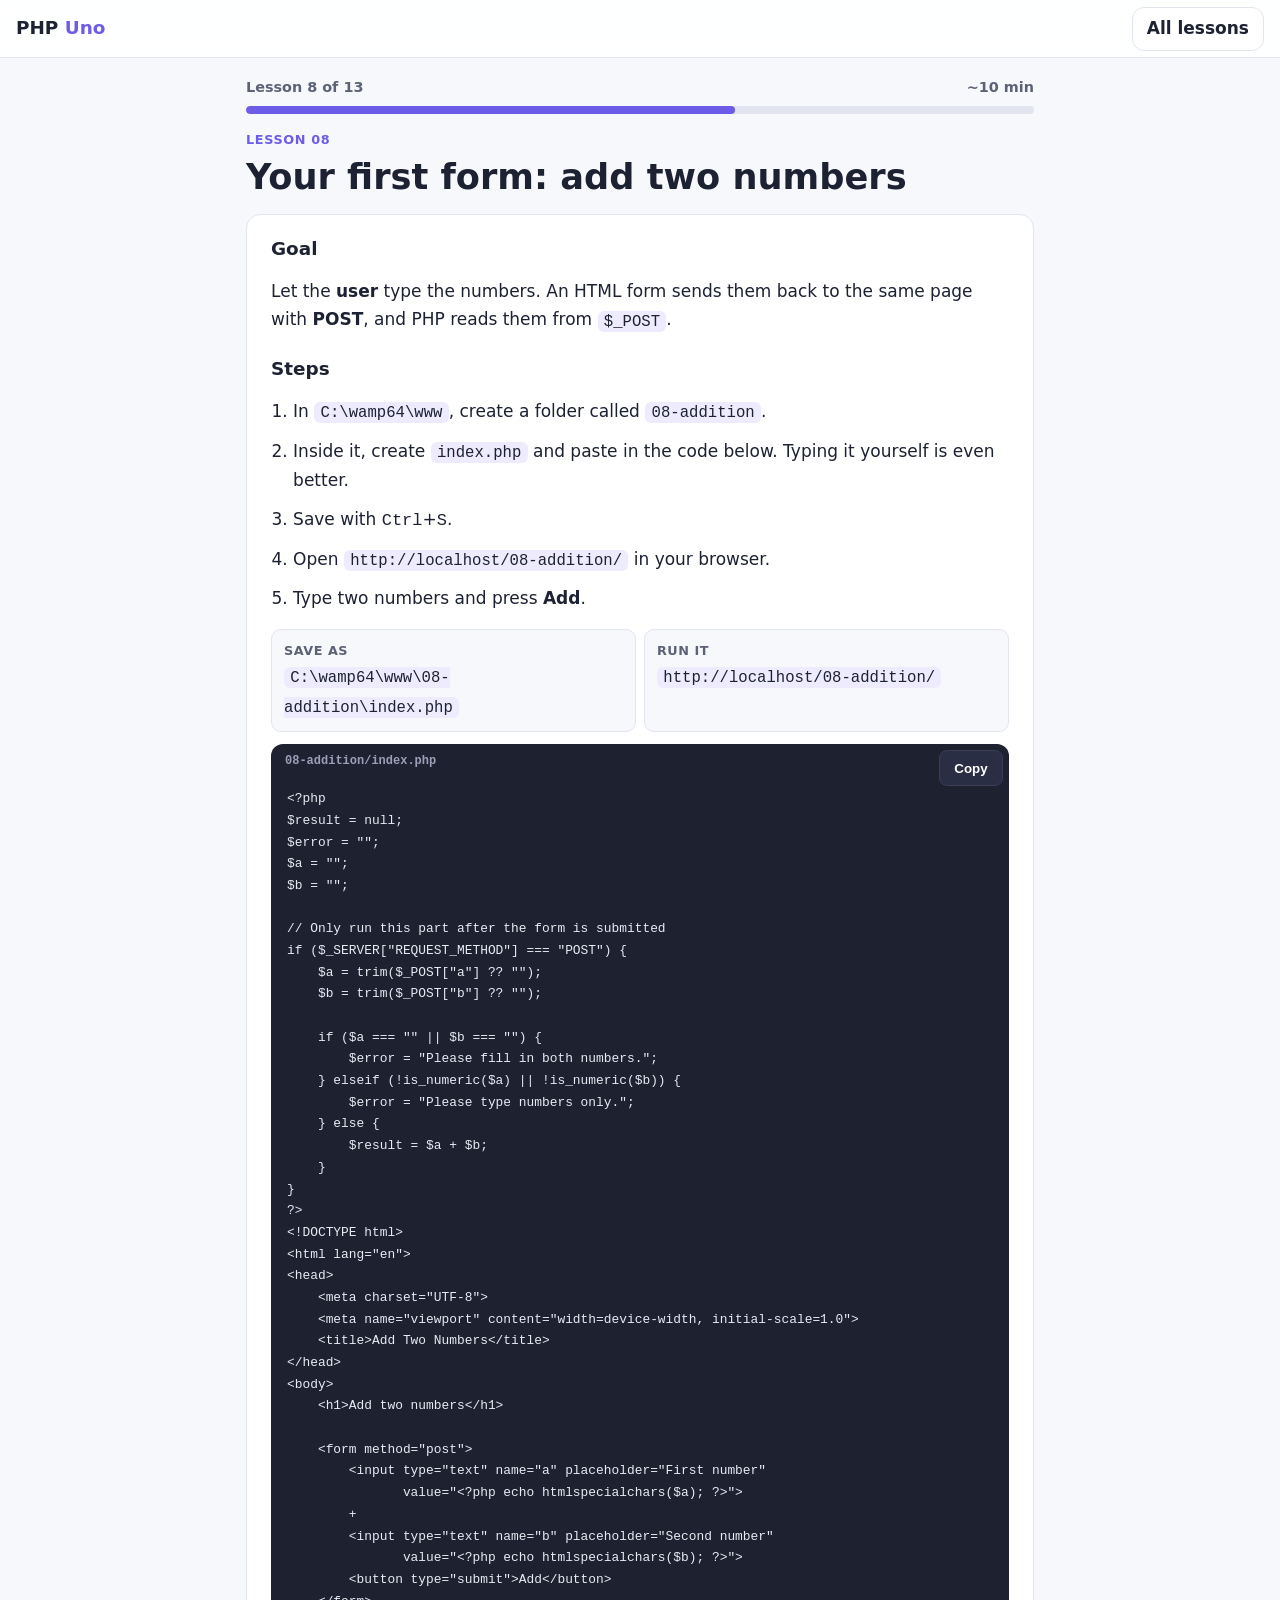
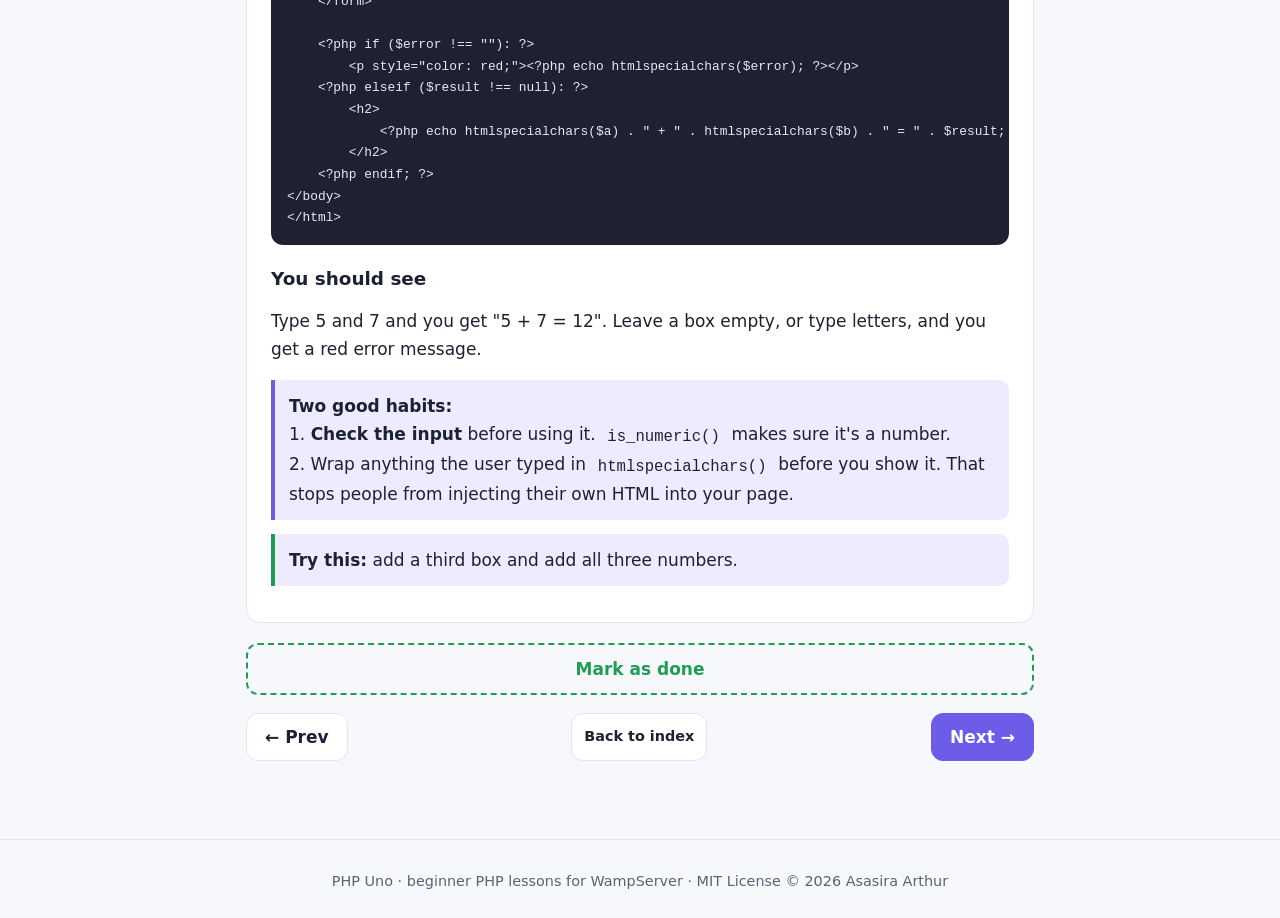
<file: lessons/08-addition.html>
<!DOCTYPE html>
<html lang="en">
<head>
  <meta charset="UTF-8">
  <meta name="viewport" content="width=device-width, initial-scale=1.0">
  <meta name="color-scheme" content="light dark">
  <title>08 · Your first form: add two numbers · PHP Uno</title>
  <link rel="stylesheet" href="../assets/style.css">
</head>
<body>
  <header class="site-header">
    <a class="brand" href="../index.html">PHP <span>Uno</span></a>
    <a class="header-link" href="../index.html#lessons">All lessons</a>
  </header>

  <main class="lesson" data-lesson="08-addition">
    <div class="progress-wrap">
      <div class="progress-label"><span>Lesson 8 of 13</span><span>~10 min</span></div>
      <div class="progress" role="progressbar" aria-valuemin="0" aria-valuemax="100" aria-valuenow="62"><div style="width:62%"></div></div>
    </div>
    <span class="tag">Lesson 08</span>
    <h1>Your first form: add two numbers</h1>
    <article class="card">

      <h2>Goal</h2>
      <p>Let the <strong>user</strong> type the numbers. An HTML form sends them back to the same page with <strong>POST</strong>, and PHP reads them from <code>$_POST</code>.</p>
      <h2>Steps</h2>
      <ol class="steps">
          <li>In <code>C:\wamp64\www</code>, create a folder called <code>08-addition</code>.</li>
          <li>Inside it, create <code>index.php</code> and paste in the code below. Typing it yourself is even better.</li>
          <li>Save with <kbd>Ctrl</kbd>+<kbd>S</kbd>.</li>
          <li>Open <code>http://localhost/08-addition/</code> in your browser.</li>
          <li>Type two numbers and press <strong>Add</strong>.</li>
        </ol><div class="meta">
          <div><b>Save as</b><code>C:\wamp64\www\08-addition\index.php</code></div>
          <div><b>Run it</b><code>http://localhost/08-addition/</code></div>
        </div><div class="code-wrap"><span class="code-label">08-addition/index.php</span><pre><code>&lt;?php
$result = null;
$error = "";
$a = "";
$b = "";

// Only run this part after the form is submitted
if ($_SERVER["REQUEST_METHOD"] === "POST") {
    $a = trim($_POST["a"] ?? "");
    $b = trim($_POST["b"] ?? "");

    if ($a === "" || $b === "") {
        $error = "Please fill in both numbers.";
    } elseif (!is_numeric($a) || !is_numeric($b)) {
        $error = "Please type numbers only.";
    } else {
        $result = $a + $b;
    }
}
?&gt;
&lt;!DOCTYPE html&gt;
&lt;html lang="en"&gt;
&lt;head&gt;
    &lt;meta charset="UTF-8"&gt;
    &lt;meta name="viewport" content="width=device-width, initial-scale=1.0"&gt;
    &lt;title&gt;Add Two Numbers&lt;/title&gt;
&lt;/head&gt;
&lt;body&gt;
    &lt;h1&gt;Add two numbers&lt;/h1&gt;

    &lt;form method="post"&gt;
        &lt;input type="text" name="a" placeholder="First number"
               value="&lt;?php echo htmlspecialchars($a); ?&gt;"&gt;
        +
        &lt;input type="text" name="b" placeholder="Second number"
               value="&lt;?php echo htmlspecialchars($b); ?&gt;"&gt;
        &lt;button type="submit"&gt;Add&lt;/button&gt;
    &lt;/form&gt;

    &lt;?php if ($error !== ""): ?&gt;
        &lt;p style="color: red;"&gt;&lt;?php echo htmlspecialchars($error); ?&gt;&lt;/p&gt;
    &lt;?php elseif ($result !== null): ?&gt;
        &lt;h2&gt;
            &lt;?php echo htmlspecialchars($a) . " + " . htmlspecialchars($b) . " = " . $result; ?&gt;
        &lt;/h2&gt;
    &lt;?php endif; ?&gt;
&lt;/body&gt;
&lt;/html&gt;</code></pre></div>
      <h2>You should see</h2>
      <p>Type 5 and 7 and you get "5 + 7 = 12". Leave a box empty, or type letters, and you get a red error message.</p>
      <div class="note"><strong>Two good habits:</strong><br>
        1. <strong>Check the input</strong> before using it. <code>is_numeric()</code> makes sure it's a number.<br>
        2. Wrap anything the user typed in <code>htmlspecialchars()</code> before you show it. That stops people from injecting their own HTML into your page.</div>
      <p class="note challenge"><strong>Try this:</strong> add a third box and add all three numbers.</p>

    </article>
    <button class="done-btn" type="button">Mark as done</button>
    <nav class="pager" aria-label="Lesson navigation">
      <a class="btn ghost" href="07-even-odd.html">← Prev</a>
      <a class="btn ghost small" href="../index.html#lessons">Back to index</a>
      <a class="btn" href="09-calculator.html">Next →</a>
    </nav>
  </main>

  <footer>
    PHP Uno · beginner PHP lessons for WampServer · MIT License © 2026 Asasira Arthur
  </footer>
  <script src="../assets/app.js"></script>
</body>
</html>
</file>
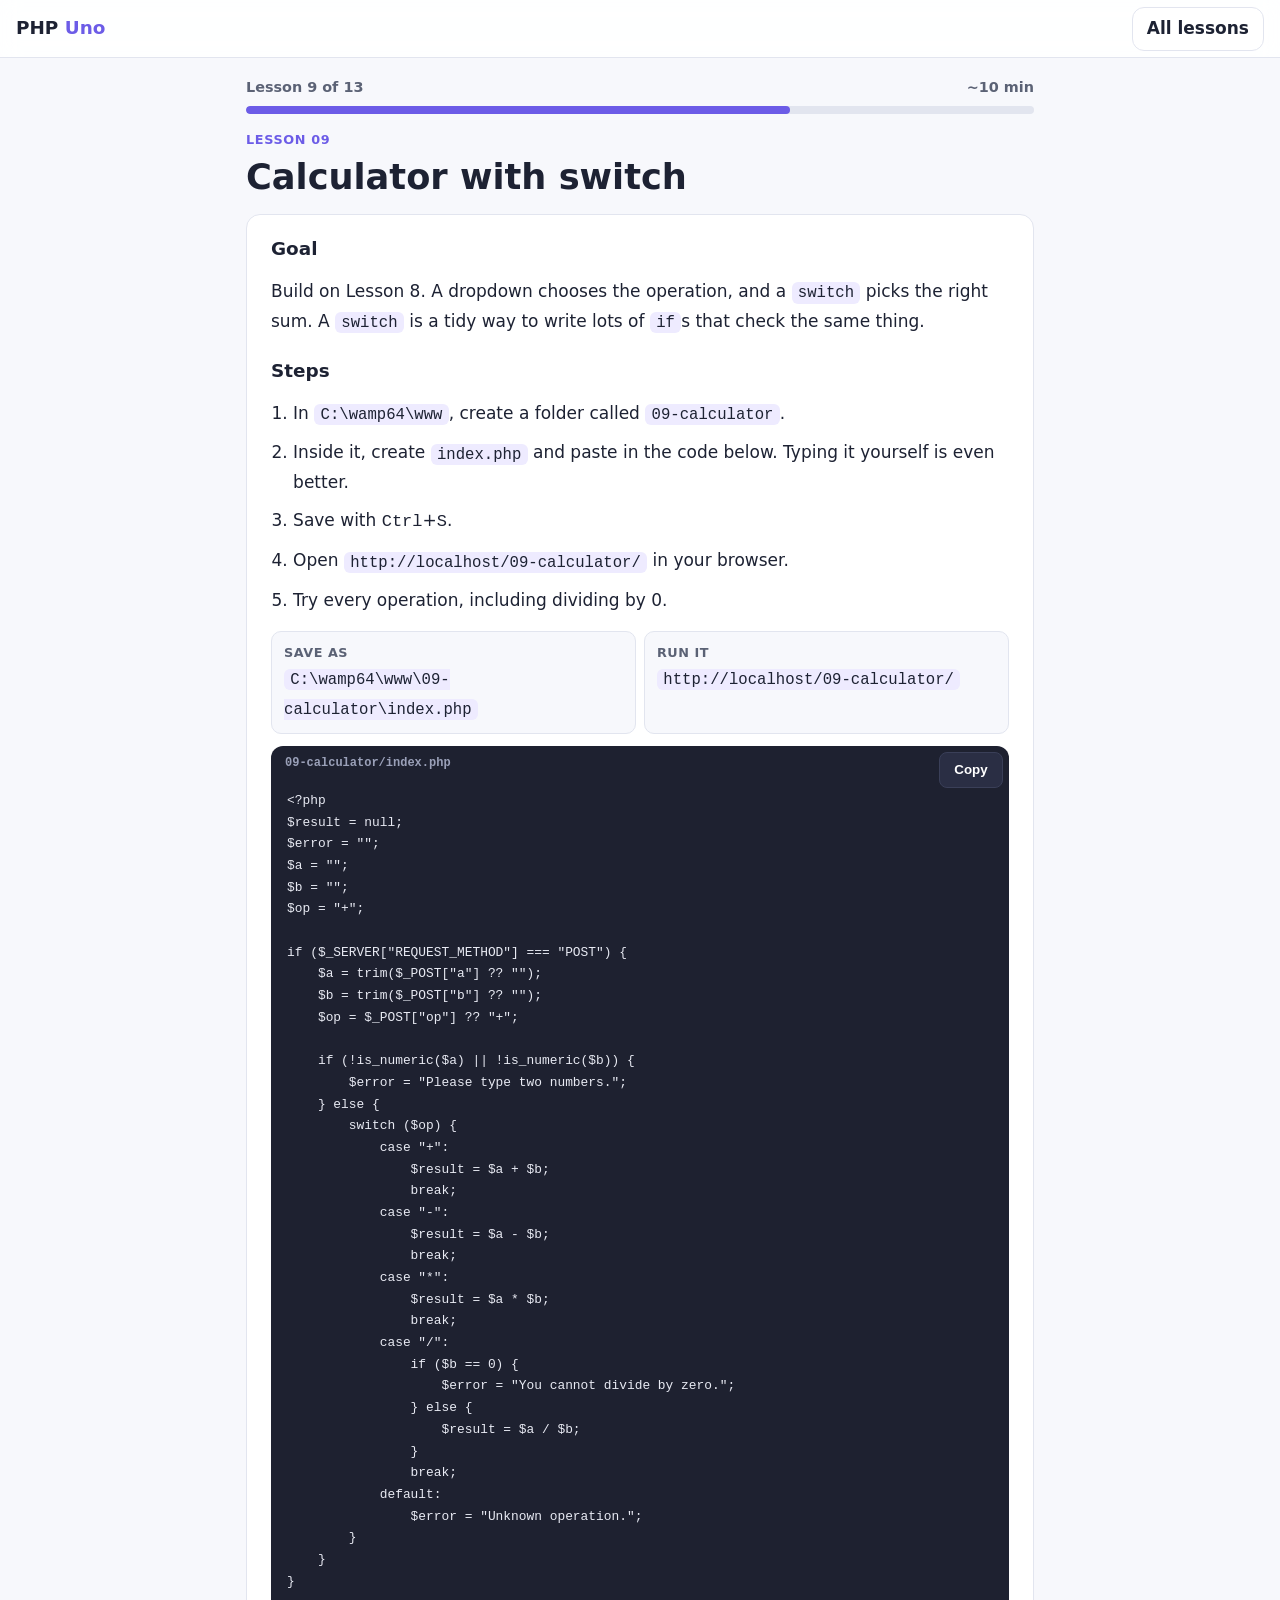
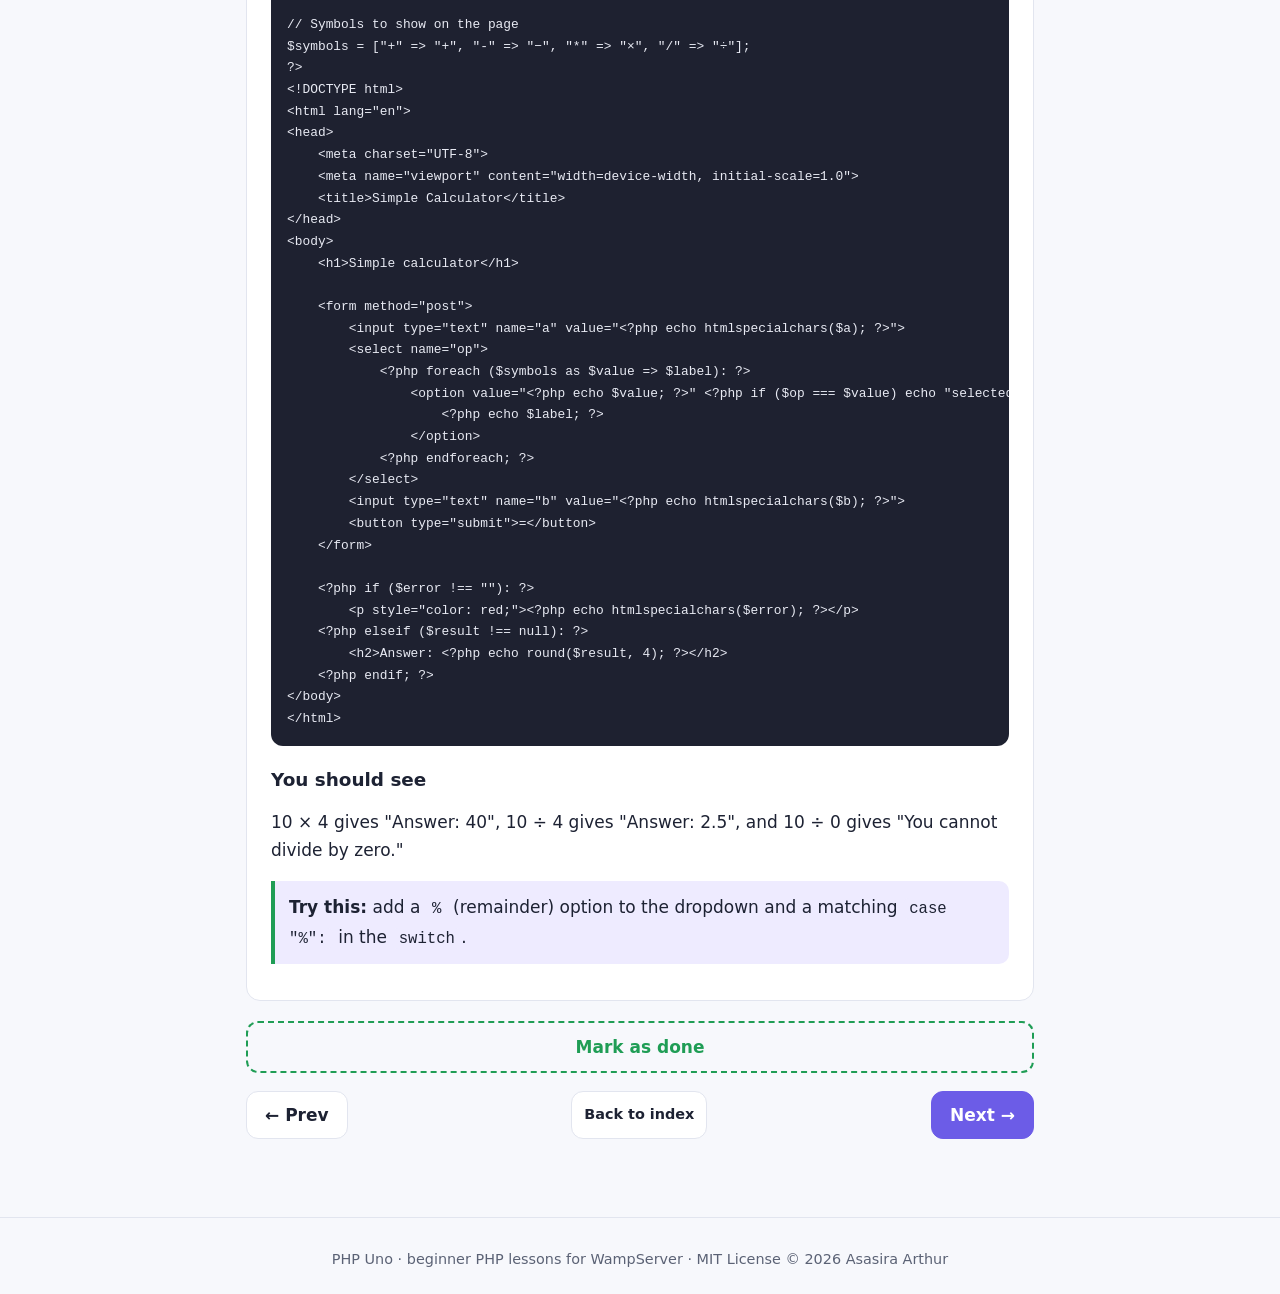
<file: lessons/09-calculator.html>
<!DOCTYPE html>
<html lang="en">
<head>
  <meta charset="UTF-8">
  <meta name="viewport" content="width=device-width, initial-scale=1.0">
  <meta name="color-scheme" content="light dark">
  <title>09 · Calculator with switch · PHP Uno</title>
  <link rel="stylesheet" href="../assets/style.css">
</head>
<body>
  <header class="site-header">
    <a class="brand" href="../index.html">PHP <span>Uno</span></a>
    <a class="header-link" href="../index.html#lessons">All lessons</a>
  </header>

  <main class="lesson" data-lesson="09-calculator">
    <div class="progress-wrap">
      <div class="progress-label"><span>Lesson 9 of 13</span><span>~10 min</span></div>
      <div class="progress" role="progressbar" aria-valuemin="0" aria-valuemax="100" aria-valuenow="69"><div style="width:69%"></div></div>
    </div>
    <span class="tag">Lesson 09</span>
    <h1>Calculator with switch</h1>
    <article class="card">

      <h2>Goal</h2>
      <p>Build on Lesson 8. A dropdown chooses the operation, and a <code>switch</code> picks the right sum. A <code>switch</code> is a tidy way to write lots of <code>if</code>s that check the same thing.</p>
      <h2>Steps</h2>
      <ol class="steps">
          <li>In <code>C:\wamp64\www</code>, create a folder called <code>09-calculator</code>.</li>
          <li>Inside it, create <code>index.php</code> and paste in the code below. Typing it yourself is even better.</li>
          <li>Save with <kbd>Ctrl</kbd>+<kbd>S</kbd>.</li>
          <li>Open <code>http://localhost/09-calculator/</code> in your browser.</li>
          <li>Try every operation, including dividing by 0.</li>
        </ol><div class="meta">
          <div><b>Save as</b><code>C:\wamp64\www\09-calculator\index.php</code></div>
          <div><b>Run it</b><code>http://localhost/09-calculator/</code></div>
        </div><div class="code-wrap"><span class="code-label">09-calculator/index.php</span><pre><code>&lt;?php
$result = null;
$error = "";
$a = "";
$b = "";
$op = "+";

if ($_SERVER["REQUEST_METHOD"] === "POST") {
    $a = trim($_POST["a"] ?? "");
    $b = trim($_POST["b"] ?? "");
    $op = $_POST["op"] ?? "+";

    if (!is_numeric($a) || !is_numeric($b)) {
        $error = "Please type two numbers.";
    } else {
        switch ($op) {
            case "+":
                $result = $a + $b;
                break;
            case "-":
                $result = $a - $b;
                break;
            case "*":
                $result = $a * $b;
                break;
            case "/":
                if ($b == 0) {
                    $error = "You cannot divide by zero.";
                } else {
                    $result = $a / $b;
                }
                break;
            default:
                $error = "Unknown operation.";
        }
    }
}

// Symbols to show on the page
$symbols = ["+" =&gt; "+", "-" =&gt; "−", "*" =&gt; "×", "/" =&gt; "÷"];
?&gt;
&lt;!DOCTYPE html&gt;
&lt;html lang="en"&gt;
&lt;head&gt;
    &lt;meta charset="UTF-8"&gt;
    &lt;meta name="viewport" content="width=device-width, initial-scale=1.0"&gt;
    &lt;title&gt;Simple Calculator&lt;/title&gt;
&lt;/head&gt;
&lt;body&gt;
    &lt;h1&gt;Simple calculator&lt;/h1&gt;

    &lt;form method="post"&gt;
        &lt;input type="text" name="a" value="&lt;?php echo htmlspecialchars($a); ?&gt;"&gt;
        &lt;select name="op"&gt;
            &lt;?php foreach ($symbols as $value =&gt; $label): ?&gt;
                &lt;option value="&lt;?php echo $value; ?&gt;" &lt;?php if ($op === $value) echo "selected"; ?&gt;&gt;
                    &lt;?php echo $label; ?&gt;
                &lt;/option&gt;
            &lt;?php endforeach; ?&gt;
        &lt;/select&gt;
        &lt;input type="text" name="b" value="&lt;?php echo htmlspecialchars($b); ?&gt;"&gt;
        &lt;button type="submit"&gt;=&lt;/button&gt;
    &lt;/form&gt;

    &lt;?php if ($error !== ""): ?&gt;
        &lt;p style="color: red;"&gt;&lt;?php echo htmlspecialchars($error); ?&gt;&lt;/p&gt;
    &lt;?php elseif ($result !== null): ?&gt;
        &lt;h2&gt;Answer: &lt;?php echo round($result, 4); ?&gt;&lt;/h2&gt;
    &lt;?php endif; ?&gt;
&lt;/body&gt;
&lt;/html&gt;</code></pre></div>
      <h2>You should see</h2>
      <p>10 × 4 gives "Answer: 40", 10 ÷ 4 gives "Answer: 2.5", and 10 ÷ 0 gives "You cannot divide by zero."</p>
      <p class="note challenge"><strong>Try this:</strong> add a <code>%</code> (remainder) option to the dropdown and a matching <code>case "%":</code> in the <code>switch</code>.</p>

    </article>
    <button class="done-btn" type="button">Mark as done</button>
    <nav class="pager" aria-label="Lesson navigation">
      <a class="btn ghost" href="08-addition.html">← Prev</a>
      <a class="btn ghost small" href="../index.html#lessons">Back to index</a>
      <a class="btn" href="10-times-table.html">Next →</a>
    </nav>
  </main>

  <footer>
    PHP Uno · beginner PHP lessons for WampServer · MIT License © 2026 Asasira Arthur
  </footer>
  <script src="../assets/app.js"></script>
</body>
</html>
</file>
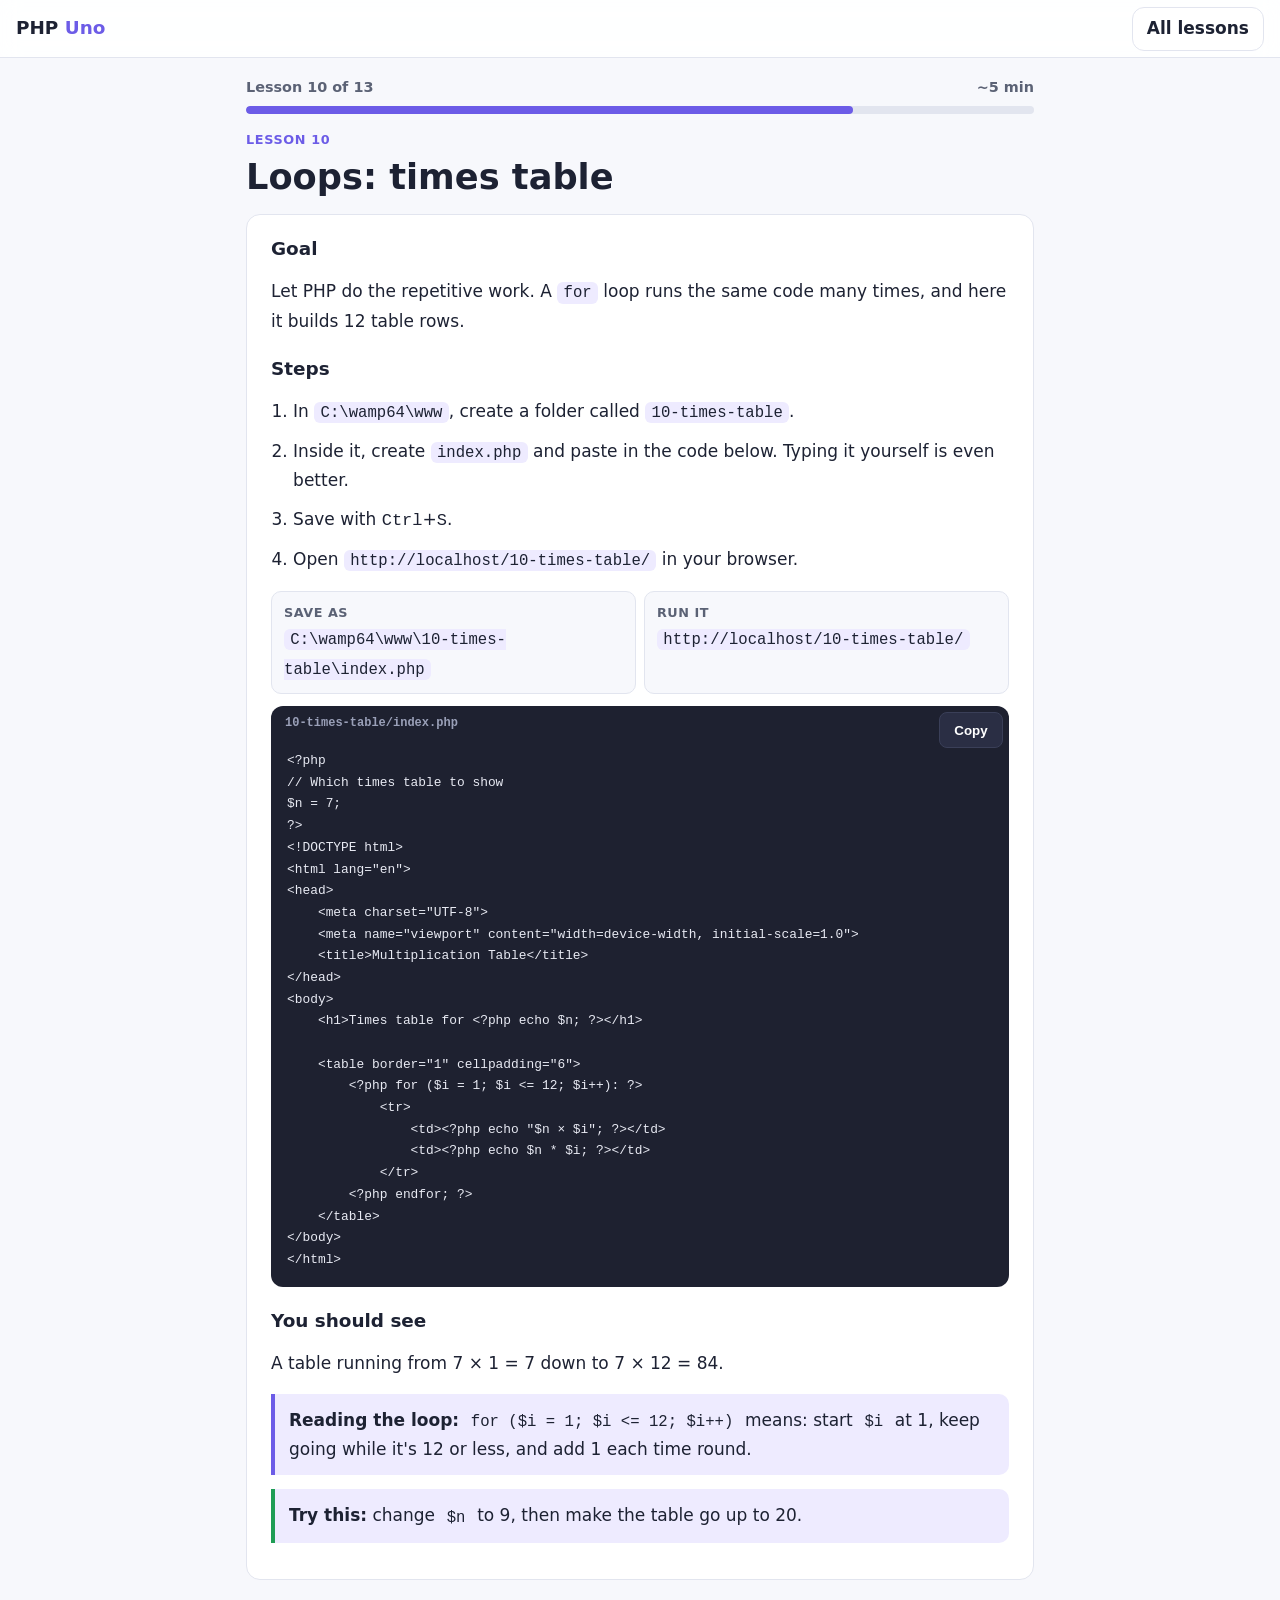
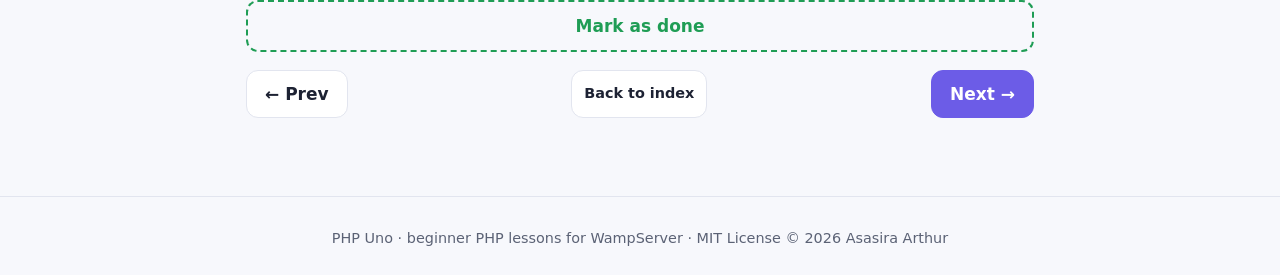
<file: lessons/10-times-table.html>
<!DOCTYPE html>
<html lang="en">
<head>
  <meta charset="UTF-8">
  <meta name="viewport" content="width=device-width, initial-scale=1.0">
  <meta name="color-scheme" content="light dark">
  <title>10 · Loops: times table · PHP Uno</title>
  <link rel="stylesheet" href="../assets/style.css">
</head>
<body>
  <header class="site-header">
    <a class="brand" href="../index.html">PHP <span>Uno</span></a>
    <a class="header-link" href="../index.html#lessons">All lessons</a>
  </header>

  <main class="lesson" data-lesson="10-times-table">
    <div class="progress-wrap">
      <div class="progress-label"><span>Lesson 10 of 13</span><span>~5 min</span></div>
      <div class="progress" role="progressbar" aria-valuemin="0" aria-valuemax="100" aria-valuenow="77"><div style="width:77%"></div></div>
    </div>
    <span class="tag">Lesson 10</span>
    <h1>Loops: times table</h1>
    <article class="card">

      <h2>Goal</h2>
      <p>Let PHP do the repetitive work. A <code>for</code> loop runs the same code many times, and here it builds 12 table rows.</p>
      <h2>Steps</h2>
      <ol class="steps">
          <li>In <code>C:\wamp64\www</code>, create a folder called <code>10-times-table</code>.</li>
          <li>Inside it, create <code>index.php</code> and paste in the code below. Typing it yourself is even better.</li>
          <li>Save with <kbd>Ctrl</kbd>+<kbd>S</kbd>.</li>
          <li>Open <code>http://localhost/10-times-table/</code> in your browser.</li>
        </ol><div class="meta">
          <div><b>Save as</b><code>C:\wamp64\www\10-times-table\index.php</code></div>
          <div><b>Run it</b><code>http://localhost/10-times-table/</code></div>
        </div><div class="code-wrap"><span class="code-label">10-times-table/index.php</span><pre><code>&lt;?php
// Which times table to show
$n = 7;
?&gt;
&lt;!DOCTYPE html&gt;
&lt;html lang="en"&gt;
&lt;head&gt;
    &lt;meta charset="UTF-8"&gt;
    &lt;meta name="viewport" content="width=device-width, initial-scale=1.0"&gt;
    &lt;title&gt;Multiplication Table&lt;/title&gt;
&lt;/head&gt;
&lt;body&gt;
    &lt;h1&gt;Times table for &lt;?php echo $n; ?&gt;&lt;/h1&gt;

    &lt;table border="1" cellpadding="6"&gt;
        &lt;?php for ($i = 1; $i &lt;= 12; $i++): ?&gt;
            &lt;tr&gt;
                &lt;td&gt;&lt;?php echo "$n × $i"; ?&gt;&lt;/td&gt;
                &lt;td&gt;&lt;?php echo $n * $i; ?&gt;&lt;/td&gt;
            &lt;/tr&gt;
        &lt;?php endfor; ?&gt;
    &lt;/table&gt;
&lt;/body&gt;
&lt;/html&gt;</code></pre></div>
      <h2>You should see</h2>
      <p>A table running from 7 × 1 = 7 down to 7 × 12 = 84.</p>
      <div class="note"><strong>Reading the loop:</strong> <code>for ($i = 1; $i &lt;= 12; $i++)</code> means: start <code>$i</code> at 1, keep going while it's 12 or less, and add 1 each time round.</div>
      <p class="note challenge"><strong>Try this:</strong> change <code>$n</code> to 9, then make the table go up to 20.</p>

    </article>
    <button class="done-btn" type="button">Mark as done</button>
    <nav class="pager" aria-label="Lesson navigation">
      <a class="btn ghost" href="09-calculator.html">← Prev</a>
      <a class="btn ghost small" href="../index.html#lessons">Back to index</a>
      <a class="btn" href="11-greeting.html">Next →</a>
    </nav>
  </main>

  <footer>
    PHP Uno · beginner PHP lessons for WampServer · MIT License © 2026 Asasira Arthur
  </footer>
  <script src="../assets/app.js"></script>
</body>
</html>
</file>
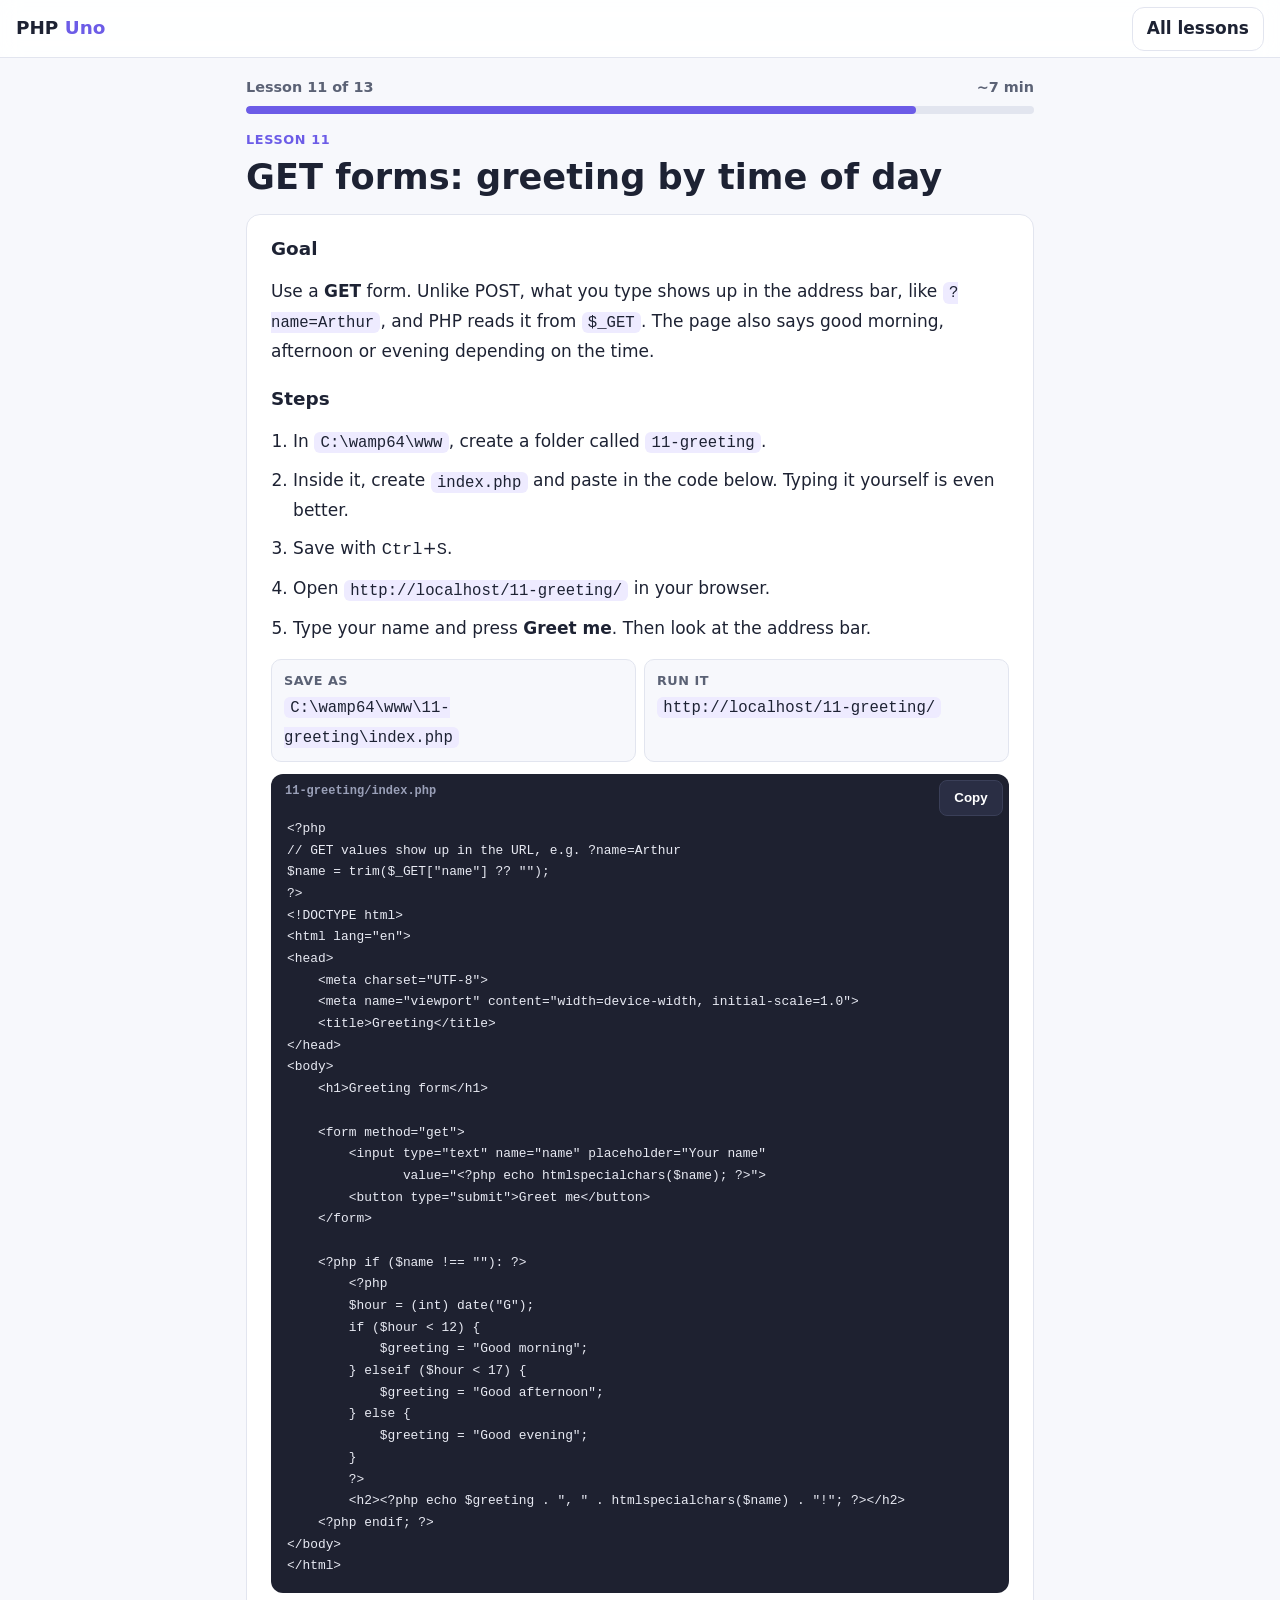
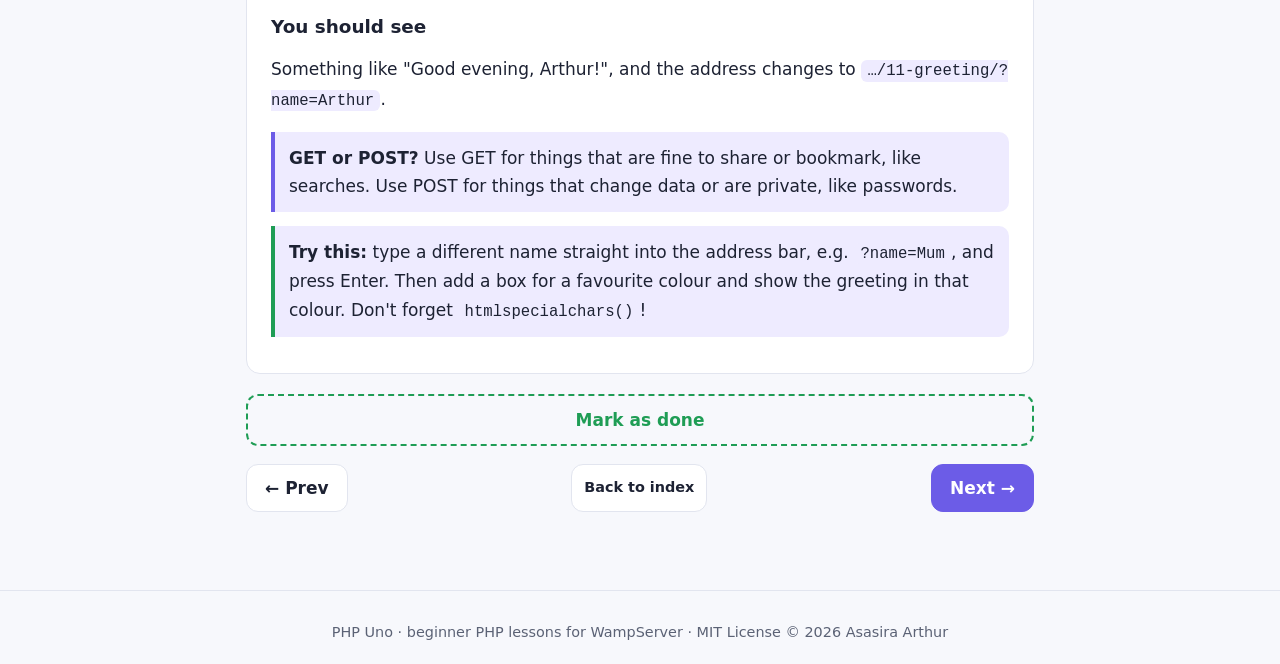
<file: lessons/11-greeting.html>
<!DOCTYPE html>
<html lang="en">
<head>
  <meta charset="UTF-8">
  <meta name="viewport" content="width=device-width, initial-scale=1.0">
  <meta name="color-scheme" content="light dark">
  <title>11 · GET forms: greeting by time of day · PHP Uno</title>
  <link rel="stylesheet" href="../assets/style.css">
</head>
<body>
  <header class="site-header">
    <a class="brand" href="../index.html">PHP <span>Uno</span></a>
    <a class="header-link" href="../index.html#lessons">All lessons</a>
  </header>

  <main class="lesson" data-lesson="11-greeting">
    <div class="progress-wrap">
      <div class="progress-label"><span>Lesson 11 of 13</span><span>~7 min</span></div>
      <div class="progress" role="progressbar" aria-valuemin="0" aria-valuemax="100" aria-valuenow="85"><div style="width:85%"></div></div>
    </div>
    <span class="tag">Lesson 11</span>
    <h1>GET forms: greeting by time of day</h1>
    <article class="card">

      <h2>Goal</h2>
      <p>Use a <strong>GET</strong> form. Unlike POST, what you type shows up in the address bar, like <code>?name=Arthur</code>, and PHP reads it from <code>$_GET</code>. The page also says good morning, afternoon or evening depending on the time.</p>
      <h2>Steps</h2>
      <ol class="steps">
          <li>In <code>C:\wamp64\www</code>, create a folder called <code>11-greeting</code>.</li>
          <li>Inside it, create <code>index.php</code> and paste in the code below. Typing it yourself is even better.</li>
          <li>Save with <kbd>Ctrl</kbd>+<kbd>S</kbd>.</li>
          <li>Open <code>http://localhost/11-greeting/</code> in your browser.</li>
          <li>Type your name and press <strong>Greet me</strong>. Then look at the address bar.</li>
        </ol><div class="meta">
          <div><b>Save as</b><code>C:\wamp64\www\11-greeting\index.php</code></div>
          <div><b>Run it</b><code>http://localhost/11-greeting/</code></div>
        </div><div class="code-wrap"><span class="code-label">11-greeting/index.php</span><pre><code>&lt;?php
// GET values show up in the URL, e.g. ?name=Arthur
$name = trim($_GET["name"] ?? "");
?&gt;
&lt;!DOCTYPE html&gt;
&lt;html lang="en"&gt;
&lt;head&gt;
    &lt;meta charset="UTF-8"&gt;
    &lt;meta name="viewport" content="width=device-width, initial-scale=1.0"&gt;
    &lt;title&gt;Greeting&lt;/title&gt;
&lt;/head&gt;
&lt;body&gt;
    &lt;h1&gt;Greeting form&lt;/h1&gt;

    &lt;form method="get"&gt;
        &lt;input type="text" name="name" placeholder="Your name"
               value="&lt;?php echo htmlspecialchars($name); ?&gt;"&gt;
        &lt;button type="submit"&gt;Greet me&lt;/button&gt;
    &lt;/form&gt;

    &lt;?php if ($name !== ""): ?&gt;
        &lt;?php
        $hour = (int) date("G");
        if ($hour &lt; 12) {
            $greeting = "Good morning";
        } elseif ($hour &lt; 17) {
            $greeting = "Good afternoon";
        } else {
            $greeting = "Good evening";
        }
        ?&gt;
        &lt;h2&gt;&lt;?php echo $greeting . ", " . htmlspecialchars($name) . "!"; ?&gt;&lt;/h2&gt;
    &lt;?php endif; ?&gt;
&lt;/body&gt;
&lt;/html&gt;</code></pre></div>
      <h2>You should see</h2>
      <p>Something like "Good evening, Arthur!", and the address changes to <code>…/11-greeting/?name=Arthur</code>.</p>
      <div class="note"><strong>GET or POST?</strong> Use GET for things that are fine to share or bookmark, like searches. Use POST for things that change data or are private, like passwords.</div>
      <p class="note challenge"><strong>Try this:</strong> type a different name straight into the address bar, e.g. <code>?name=Mum</code>, and press Enter. Then add a box for a favourite colour and show the greeting in that colour. Don't forget <code>htmlspecialchars()</code>!</p>

    </article>
    <button class="done-btn" type="button">Mark as done</button>
    <nav class="pager" aria-label="Lesson navigation">
      <a class="btn ghost" href="10-times-table.html">← Prev</a>
      <a class="btn ghost small" href="../index.html#lessons">Back to index</a>
      <a class="btn" href="12-troubleshooting.html">Next →</a>
    </nav>
  </main>

  <footer>
    PHP Uno · beginner PHP lessons for WampServer · MIT License © 2026 Asasira Arthur
  </footer>
  <script src="../assets/app.js"></script>
</body>
</html>
</file>
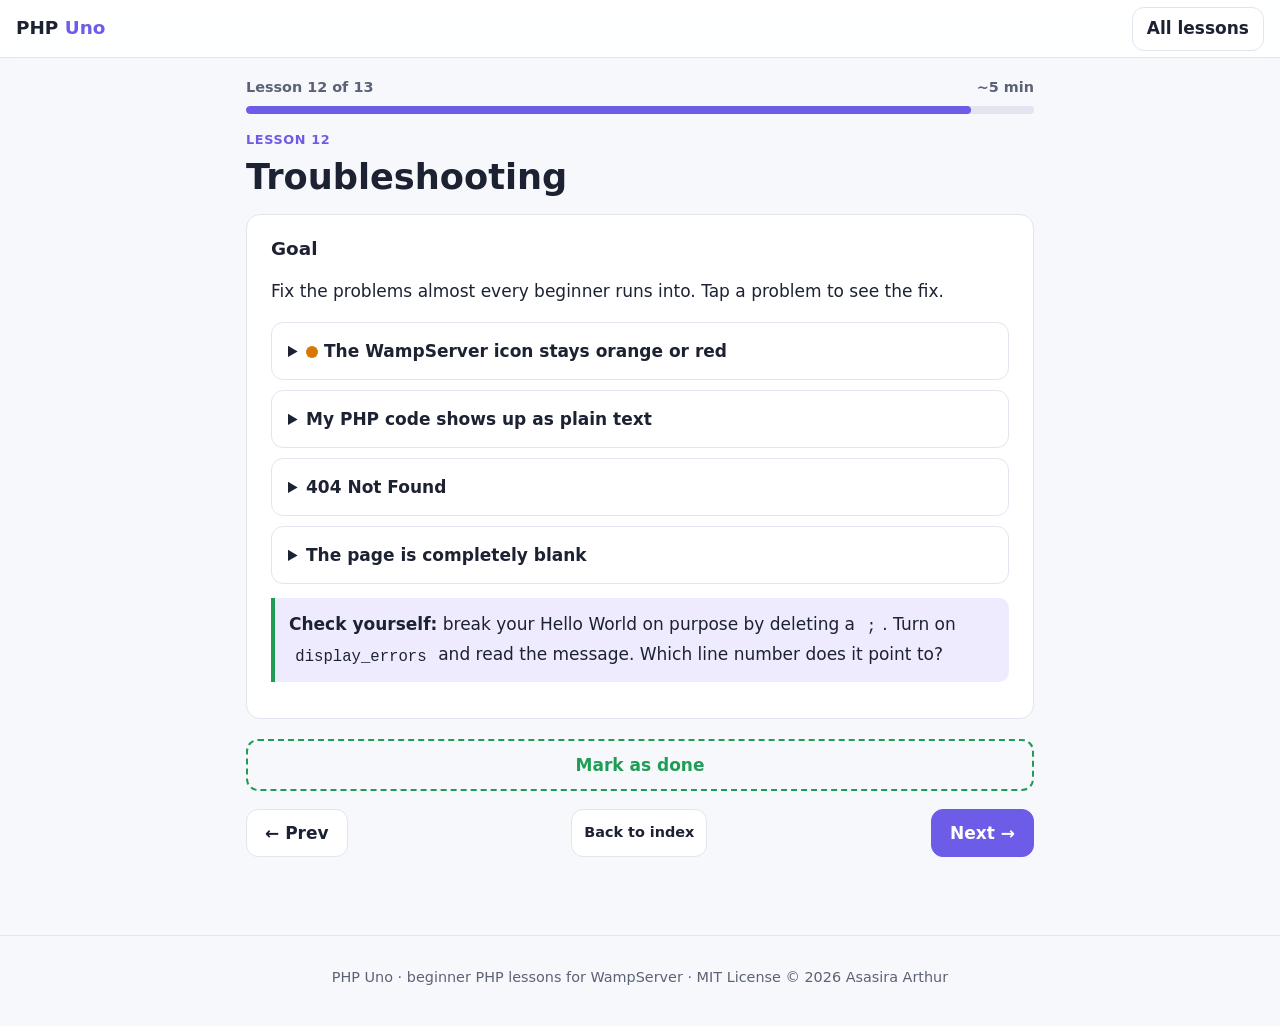
<file: lessons/12-troubleshooting.html>
<!DOCTYPE html>
<html lang="en">
<head>
  <meta charset="UTF-8">
  <meta name="viewport" content="width=device-width, initial-scale=1.0">
  <meta name="color-scheme" content="light dark">
  <title>12 · Troubleshooting · PHP Uno</title>
  <link rel="stylesheet" href="../assets/style.css">
</head>
<body>
  <header class="site-header">
    <a class="brand" href="../index.html">PHP <span>Uno</span></a>
    <a class="header-link" href="../index.html#lessons">All lessons</a>
  </header>

  <main class="lesson" data-lesson="12-troubleshooting">
    <div class="progress-wrap">
      <div class="progress-label"><span>Lesson 12 of 13</span><span>~5 min</span></div>
      <div class="progress" role="progressbar" aria-valuemin="0" aria-valuemax="100" aria-valuenow="92"><div style="width:92%"></div></div>
    </div>
    <span class="tag">Lesson 12</span>
    <h1>Troubleshooting</h1>
    <article class="card">

      <h2>Goal</h2>
      <p>Fix the problems almost every beginner runs into. Tap a problem to see the fix.</p>
      <details>
        <summary><span class="dot orange"></span>The WampServer icon stays orange or red</summary>
        <div>
          <p>Another program is probably using <strong>port 80</strong>, the port Apache needs. Common culprits are <strong>Skype</strong>, <strong>IIS</strong> (Windows' own web server) and other servers such as XAMPP.</p>
          <ol class="steps">
            <li>Close Skype, or turn off its use of port 80 in its settings.</li>
            <li>Turn off IIS: open <em>Turn Windows features on or off</em>, untick <em>Internet Information Services</em>, then restart.</li>
            <li>Check the port: left-click the tray icon → <em>Apache → Service administration → Test port 80</em>.</li>
            <li>Left-click the icon → <em>Restart All Services</em>.</li>
          </ol>
        </div>
      </details>
      <details>
        <summary>My PHP code shows up as plain text</summary>
        <div>
          <p>You opened the file directly, so the address starts with <code>file:///C:/…</code> and PHP never ran.</p>
          <p><strong>Fix:</strong> open it through <code>http://localhost/your-folder/</code>. Also check that the file ends in <code>.php</code> and not <code>.php.txt</code>. In File Explorer, go to <em>View → File name extensions</em> to see the real name.</p>
        </div>
      </details>
      <details>
        <summary>404 Not Found</summary>
        <div>
          <p>The server can't find the folder. Check that:</p>
          <ul>
            <li>the folder is directly inside <code>C:\wamp64\www</code>;</li>
            <li>the name in the address matches the folder name exactly (<code>04-hello-world</code> is not the same as <code>hello-world</code>);</li>
            <li>the file is called <code>index.php</code>.</li>
          </ul>
        </div>
      </details>
      <details>
        <summary>The page is completely blank</summary>
        <div>
          <p>A PHP error happened, but error messages are switched off.</p>
          <ol class="steps">
            <li>Left-click the tray icon → <em>PHP → PHP settings</em> → tick <code>display_errors</code>, then refresh.</li>
            <li>Or, while you're learning, put this at the very top of your file:</li>
          </ol>
          <div class="code-wrap"><span class="code-label">index.php</span><pre><code>&lt;?php
ini_set('display_errors', 1);
error_reporting(E_ALL);
?&gt;</code></pre></div>
          <p>Then look for the usual mistakes: a missing <code>;</code>, a missing <code>}</code> or <code>)</code>, a missing <code>$</code>, or a missing closing quote.</p>
        </div>
      </details>
      <p class="note challenge"><strong>Check yourself:</strong> break your Hello World on purpose by deleting a <code>;</code>. Turn on <code>display_errors</code> and read the message. Which line number does it point to?</p>

    </article>
    <button class="done-btn" type="button">Mark as done</button>
    <nav class="pager" aria-label="Lesson navigation">
      <a class="btn ghost" href="11-greeting.html">← Prev</a>
      <a class="btn ghost small" href="../index.html#lessons">Back to index</a>
      <a class="btn" href="13-what-next.html">Next →</a>
    </nav>
  </main>

  <footer>
    PHP Uno · beginner PHP lessons for WampServer · MIT License © 2026 Asasira Arthur
  </footer>
  <script src="../assets/app.js"></script>
</body>
</html>
</file>
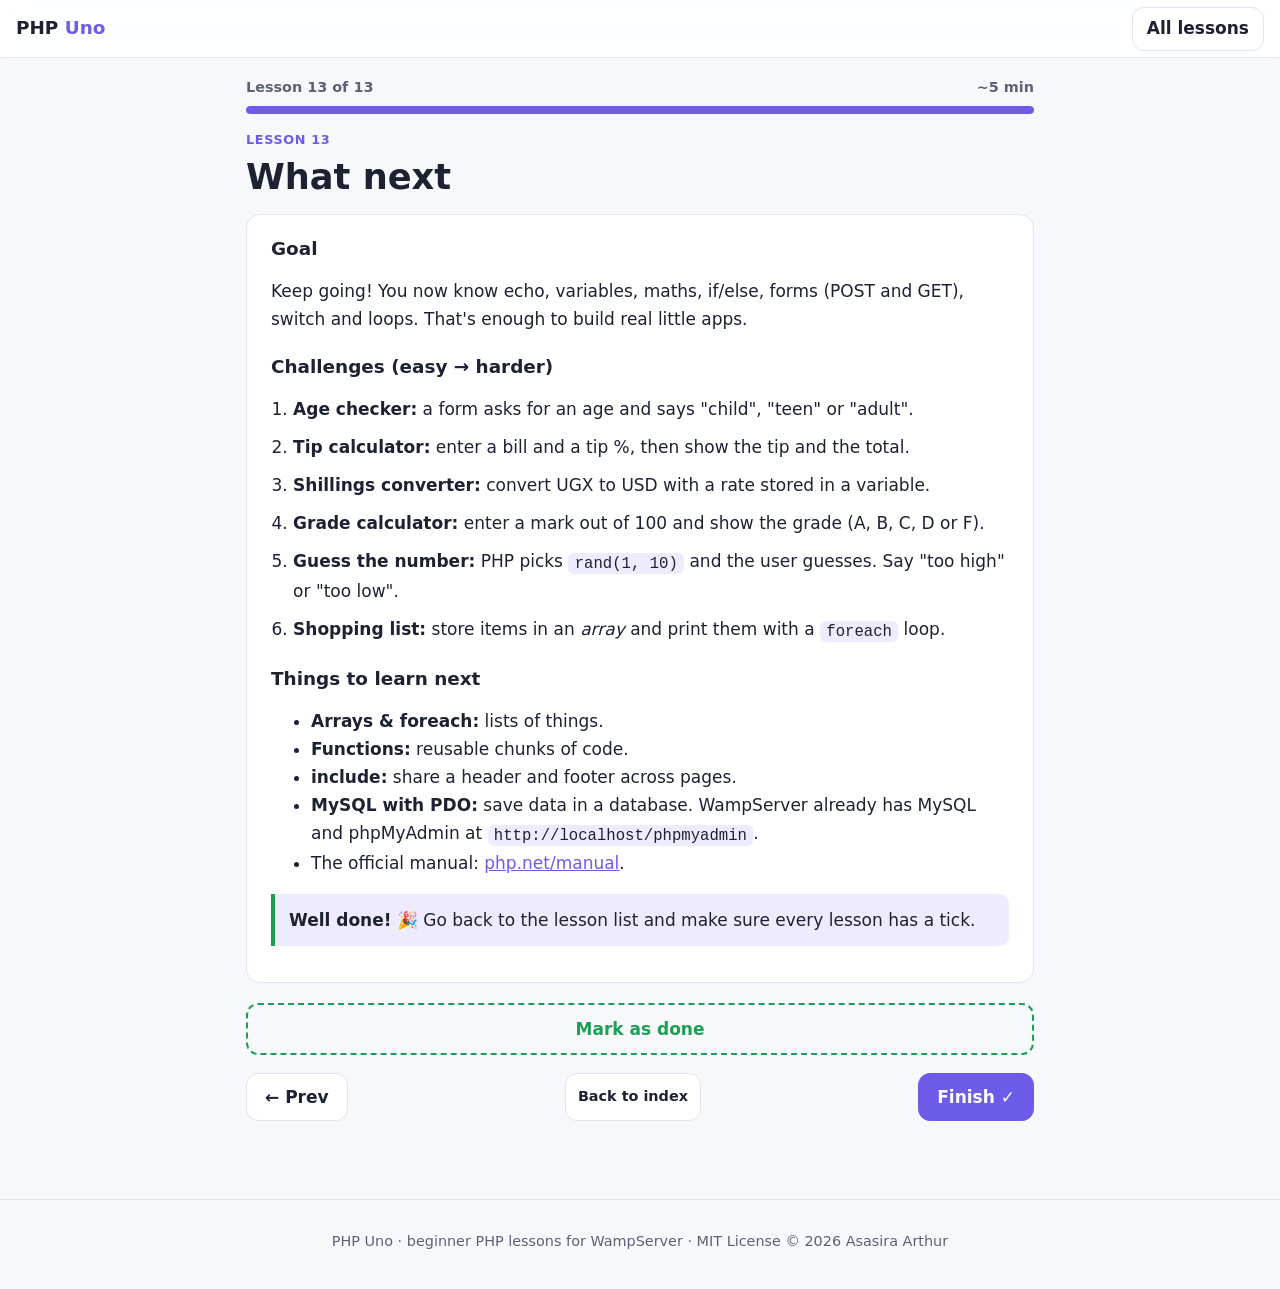
<file: lessons/13-what-next.html>
<!DOCTYPE html>
<html lang="en">
<head>
  <meta charset="UTF-8">
  <meta name="viewport" content="width=device-width, initial-scale=1.0">
  <meta name="color-scheme" content="light dark">
  <title>13 · What next · PHP Uno</title>
  <link rel="stylesheet" href="../assets/style.css">
</head>
<body>
  <header class="site-header">
    <a class="brand" href="../index.html">PHP <span>Uno</span></a>
    <a class="header-link" href="../index.html#lessons">All lessons</a>
  </header>

  <main class="lesson" data-lesson="13-what-next">
    <div class="progress-wrap">
      <div class="progress-label"><span>Lesson 13 of 13</span><span>~5 min</span></div>
      <div class="progress" role="progressbar" aria-valuemin="0" aria-valuemax="100" aria-valuenow="100"><div style="width:100%"></div></div>
    </div>
    <span class="tag">Lesson 13</span>
    <h1>What next</h1>
    <article class="card">

      <h2>Goal</h2>
      <p>Keep going! You now know echo, variables, maths, if/else, forms (POST and GET), switch and loops. That's enough to build real little apps.</p>
      <h2>Challenges (easy → harder)</h2>
      <ol class="steps">
        <li><strong>Age checker:</strong> a form asks for an age and says "child", "teen" or "adult".</li>
        <li><strong>Tip calculator:</strong> enter a bill and a tip %, then show the tip and the total.</li>
        <li><strong>Shillings converter:</strong> convert UGX to USD with a rate stored in a variable.</li>
        <li><strong>Grade calculator:</strong> enter a mark out of 100 and show the grade (A, B, C, D or F).</li>
        <li><strong>Guess the number:</strong> PHP picks <code>rand(1, 10)</code> and the user guesses. Say "too high" or "too low".</li>
        <li><strong>Shopping list:</strong> store items in an <em>array</em> and print them with a <code>foreach</code> loop.</li>
      </ol>
      <h2>Things to learn next</h2>
      <ul>
        <li><strong>Arrays &amp; foreach:</strong> lists of things.</li>
        <li><strong>Functions:</strong> reusable chunks of code.</li>
        <li><strong>include:</strong> share a header and footer across pages.</li>
        <li><strong>MySQL with PDO:</strong> save data in a database. WampServer already has MySQL and phpMyAdmin at <code>http://localhost/phpmyadmin</code>.</li>
        <li>The official manual: <a href="https://www.php.net/manual/en/" target="_blank" rel="noopener">php.net/manual</a>.</li>
      </ul>
      <p class="note challenge"><strong>Well done!</strong> 🎉 Go back to the lesson list and make sure every lesson has a tick.</p>

    </article>
    <button class="done-btn" type="button">Mark as done</button>
    <nav class="pager" aria-label="Lesson navigation">
      <a class="btn ghost" href="12-troubleshooting.html">← Prev</a>
      <a class="btn ghost small" href="../index.html#lessons">Back to index</a>
      <a class="btn" href="../index.html">Finish ✓</a>
    </nav>
  </main>

  <footer>
    PHP Uno · beginner PHP lessons for WampServer · MIT License © 2026 Asasira Arthur
  </footer>
  <script src="../assets/app.js"></script>
</body>
</html>
</file>
<file: assets/style.css>
[hidden] { display: none !important; }
:root {
  --bg: #f7f8fc;
  --surface: #ffffff;
  --text: #1d2233;
  --muted: #5b6275;
  --border: #e2e5ef;
  --accent: #6c5ce7;
  --accent-soft: #eeebff;
  --code-bg: #1e2130;
  --code-text: #e8eaf3;
  --ok: #1f9d55;
  --warn: #d97706;
  --bad: #dc2626;
  --radius: 14px;
  --header-h: 58px;
}
@media (prefers-color-scheme: dark) {
  :root {
    --bg: #0f1220;
    --surface: #171b2d;
    --text: #e8eaf3;
    --muted: #a3a9bf;
    --border: #2a2f47;
    --accent: #a29bfe;
    --accent-soft: #24223f;
    --code-bg: #0b0d17;
  }
}
* { box-sizing: border-box; }
html { scroll-behavior: smooth; scroll-padding-top: calc(var(--header-h) + 12px); }
body {
  margin: 0;
  font-family: system-ui, -apple-system, "Segoe UI", Roboto, sans-serif;
  font-size: 17px;
  line-height: 1.65;
  background: var(--bg);
  color: var(--text);
  -webkit-text-size-adjust: 100%;
}
a { color: var(--accent); }
code { font-family: ui-monospace, "Cascadia Code", Consolas, monospace; font-size: 0.92em; }
:not(pre) > code {
  background: var(--accent-soft);
  padding: 0.1em 0.4em;
  border-radius: 6px;
  word-break: break-word;
}

/* Header */
.site-header {
  position: sticky; top: 0; z-index: 10;
  height: var(--header-h);
  display: flex; align-items: center; justify-content: space-between;
  padding: 0 16px;
  background: color-mix(in srgb, var(--surface) 88%, transparent);
  backdrop-filter: blur(10px);
  border-bottom: 1px solid var(--border);
}
.brand { font-weight: 800; font-size: 1.15rem; text-decoration: none; color: var(--text); }
.brand span { color: var(--accent); }
.header-link {
  display: inline-flex; align-items: center; min-height: 44px; padding: 0 14px;
  border: 1px solid var(--border); border-radius: 12px;
  background: var(--surface); color: var(--text); text-decoration: none; font-weight: 600;
}

/* Layout */
main { max-width: 820px; margin: 0 auto; padding: 0 16px 60px; }
.hero { padding: 36px 0 12px; }
.hero h1 { font-size: clamp(1.9rem, 7vw, 2.8rem); line-height: 1.15; margin: 0 0 12px; }
.hero p { color: var(--muted); font-size: 1.08rem; }
.pill-row { display: flex; flex-wrap: wrap; gap: 8px; margin-top: 16px; }
.pill {
  display: inline-flex; align-items: center; min-height: 44px;
  padding: 8px 16px; border-radius: 999px; text-decoration: none;
  background: var(--accent); color: #fff; font-weight: 600;
}
.pill.ghost { background: var(--accent-soft); color: var(--accent); }

section { margin-top: 40px; }
h2 { font-size: 1.55rem; margin: 0 0 8px; line-height: 1.25; }
h3 { font-size: 1.2rem; margin: 22px 0 6px; }
.card {
  background: var(--surface);
  border: 1px solid var(--border);
  border-radius: var(--radius);
  padding: 18px 16px;
  margin: 16px 0;
}
.steps { padding-left: 1.3em; }
.steps li { margin: 10px 0; }
.note {
  border-left: 4px solid var(--accent);
  background: var(--accent-soft);
  padding: 12px 14px; border-radius: 0 10px 10px 0; margin: 14px 0;
}
.meta { display: grid; gap: 8px; margin: 12px 0; }
.meta div {
  background: var(--bg); border: 1px solid var(--border);
  border-radius: 10px; padding: 10px 12px; overflow-wrap: anywhere;
}
.meta b { display: block; font-size: 0.8rem; text-transform: uppercase; letter-spacing: 0.04em; color: var(--muted); }
.tag { display: inline-block; font-size: 0.8rem; font-weight: 700; color: var(--accent); text-transform: uppercase; letter-spacing: 0.05em; }
.challenge { border-left-color: var(--ok); }

/* Code */
.code-wrap { position: relative; margin: 12px 0; }
pre {
  margin: 0;
  background: var(--code-bg); color: var(--code-text);
  padding: 16px; padding-top: 44px;
  border-radius: 12px;
  overflow-x: auto; -webkit-overflow-scrolling: touch;
  font-size: 14px; line-height: 1.55;
  tab-size: 4;
}
pre code { white-space: pre; }
.code-label {
  position: absolute; top: 10px; left: 14px;
  font: 600 12px ui-monospace, Consolas, monospace; color: #9aa0b8;
}
.copy-btn {
  position: absolute; top: 6px; right: 6px;
  min-height: 36px; min-width: 64px; padding: 4px 12px;
  border: 1px solid #3a3f58; border-radius: 8px;
  background: #2a2e44; color: #fff; font-weight: 600; cursor: pointer;
}
.copy-btn.done { background: var(--ok); border-color: var(--ok); }

/* Status dots */
.dot { display: inline-block; width: 12px; height: 12px; border-radius: 50%; vertical-align: middle; margin-right: 6px; }
.dot.green { background: var(--ok); } .dot.orange { background: var(--warn); } .dot.red { background: var(--bad); }

/* Project list */
.project-grid { display: grid; gap: 10px; margin-top: 12px; }
.project-grid a {
  display: flex; align-items: center; gap: 12px; min-height: 56px;
  padding: 12px 14px; border-radius: 12px; text-decoration: none;
  background: var(--surface); border: 1px solid var(--border); color: var(--text); font-weight: 600;
}
.project-grid a span { display: inline-grid; place-items: center; width: 32px; height: 32px; border-radius: 50%; background: var(--accent-soft); color: var(--accent); flex: none; }

details { background: var(--surface); border: 1px solid var(--border); border-radius: 12px; margin: 10px 0; }
summary { cursor: pointer; padding: 14px 16px; min-height: 48px; font-weight: 600; }
details > div { padding: 0 16px 14px; }

footer { text-align: center; color: var(--muted); padding: 30px 16px 40px; font-size: 0.9rem; border-top: 1px solid var(--border); }

@media (min-width: 640px) {
  .meta { grid-template-columns: 1fr 1fr; }
  .project-grid { grid-template-columns: 1fr 1fr; }
  .card { padding: 22px 24px; }
}

.muted { color: var(--muted); font-size: 0.95rem; }

/* Progress */
.progress-wrap { margin: 18px 0 10px; }
.progress-label { display: flex; justify-content: space-between; font-size: 0.9rem; color: var(--muted); font-weight: 600; margin-bottom: 6px; }
.progress { height: 8px; background: var(--border); border-radius: 999px; overflow: hidden; }
.progress > div { height: 100%; background: var(--accent); border-radius: 999px; transition: width 0.3s; }

/* Lesson list (index) */
.lesson-list { list-style: none; padding: 0; margin: 12px 0; display: grid; gap: 10px; }
.lesson-card {
  display: flex; align-items: center; gap: 12px; min-height: 64px;
  padding: 12px 14px; border-radius: var(--radius); text-decoration: none; color: var(--text);
  background: var(--surface); border: 1px solid var(--border);
}
.lesson-card:hover, .lesson-card:focus-visible { border-color: var(--accent); }
.lesson-card .num {
  flex: none; display: grid; place-items: center; width: 40px; height: 40px; border-radius: 12px;
  background: var(--accent-soft); color: var(--accent); font-weight: 800; font-variant-numeric: tabular-nums;
}
.lc-body { flex: 1; min-width: 0; display: flex; flex-direction: column; line-height: 1.35; }
.lc-body small { color: var(--muted); font-size: 0.88rem; margin-top: 2px; }
.lc-time { flex: none; font-size: 0.8rem; color: var(--muted); white-space: nowrap; }
.lesson-card .check {
  flex: none; display: grid; place-items: center; width: 26px; height: 26px; border-radius: 50%;
  border: 2px solid var(--border); color: transparent; font-weight: 800; font-size: 0.85rem;
}
.lesson-card.done .check { background: var(--ok); border-color: var(--ok); color: #fff; }
.lesson-card.done .num { background: var(--ok); color: #fff; }

/* Lesson page */
.lesson h1 { font-size: clamp(1.6rem, 6vw, 2.2rem); line-height: 1.2; margin: 4px 0 8px; }
.lesson .card h2 { font-size: 1.15rem; margin: 22px 0 6px; }
.lesson .card h2:first-child { margin-top: 0; }
.btn {
  display: inline-flex; align-items: center; justify-content: center; min-height: 48px; padding: 0 18px;
  border-radius: 12px; text-decoration: none; font-weight: 700;
  background: var(--accent); color: #fff; border: 1px solid var(--accent);
}
.btn.ghost { background: var(--surface); color: var(--text); border-color: var(--border); }
.btn.small { font-size: 0.9rem; padding: 0 12px; }
.pager { display: grid; grid-template-columns: 1fr 1fr; gap: 10px; margin: 18px 0; }
.pager .small { grid-column: 1 / -1; grid-row: 2; }
.done-btn {
  width: 100%; min-height: 52px; margin-top: 4px; border-radius: 12px; cursor: pointer;
  font: inherit; font-weight: 700; border: 2px dashed var(--ok); background: transparent; color: var(--ok);
}
.done-btn.is-done { background: var(--ok); color: #fff; border-style: solid; }

@media (min-width: 640px) {
  .pager { grid-template-columns: auto 1fr auto; }
  .pager .small { grid-column: 2; grid-row: 1; justify-self: center; }
}
</file>
